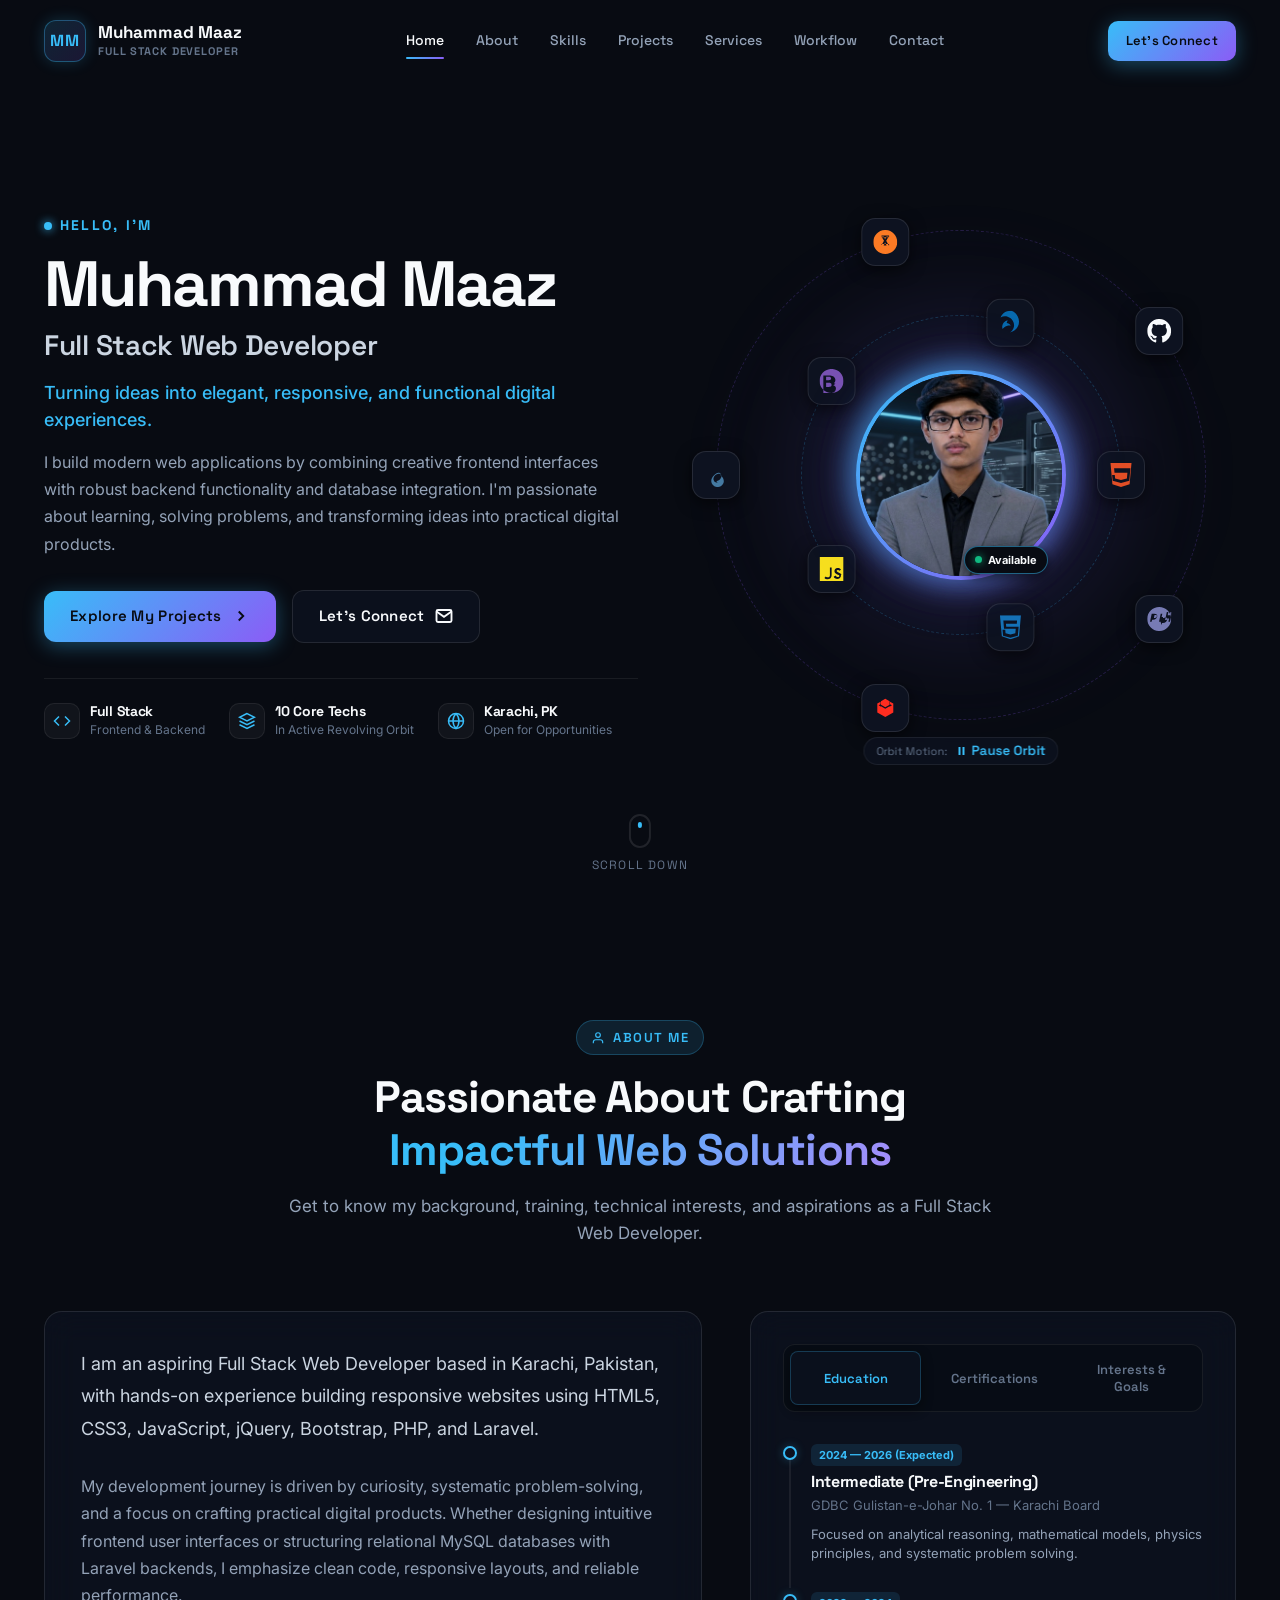
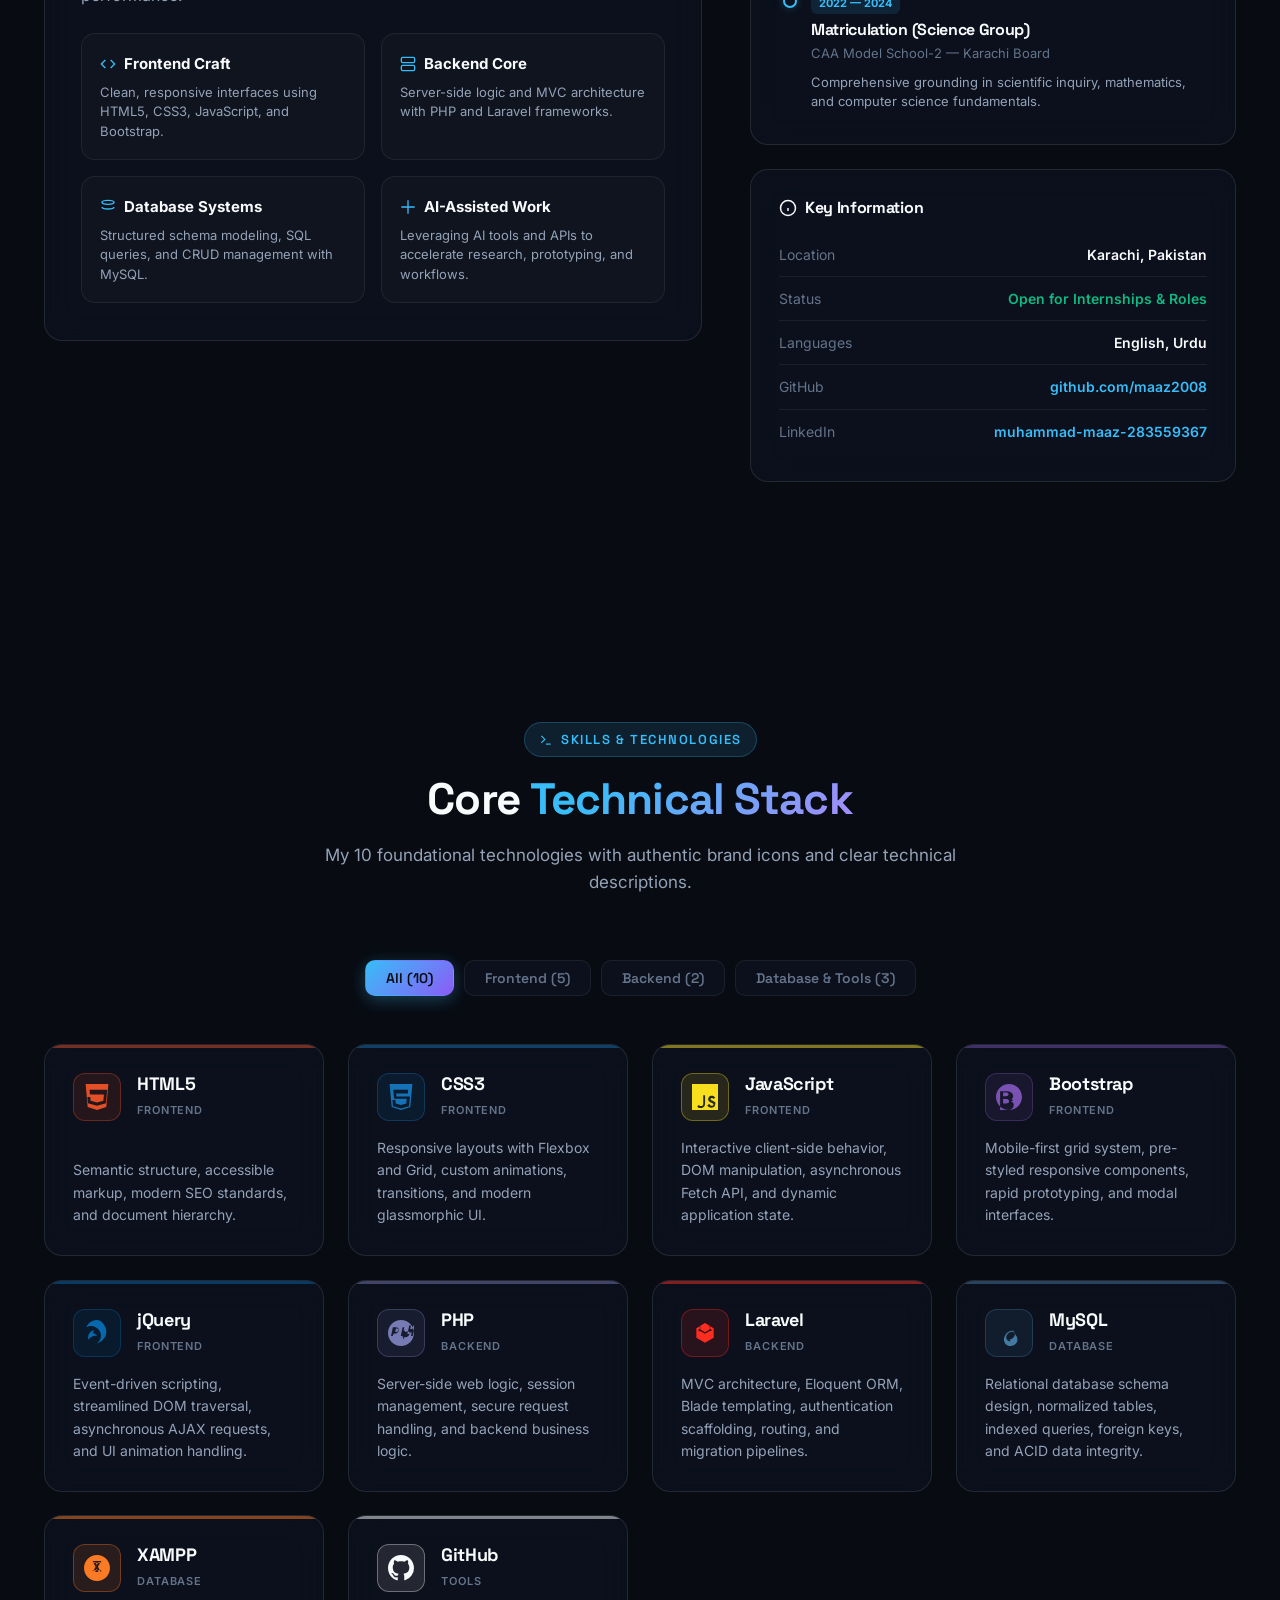
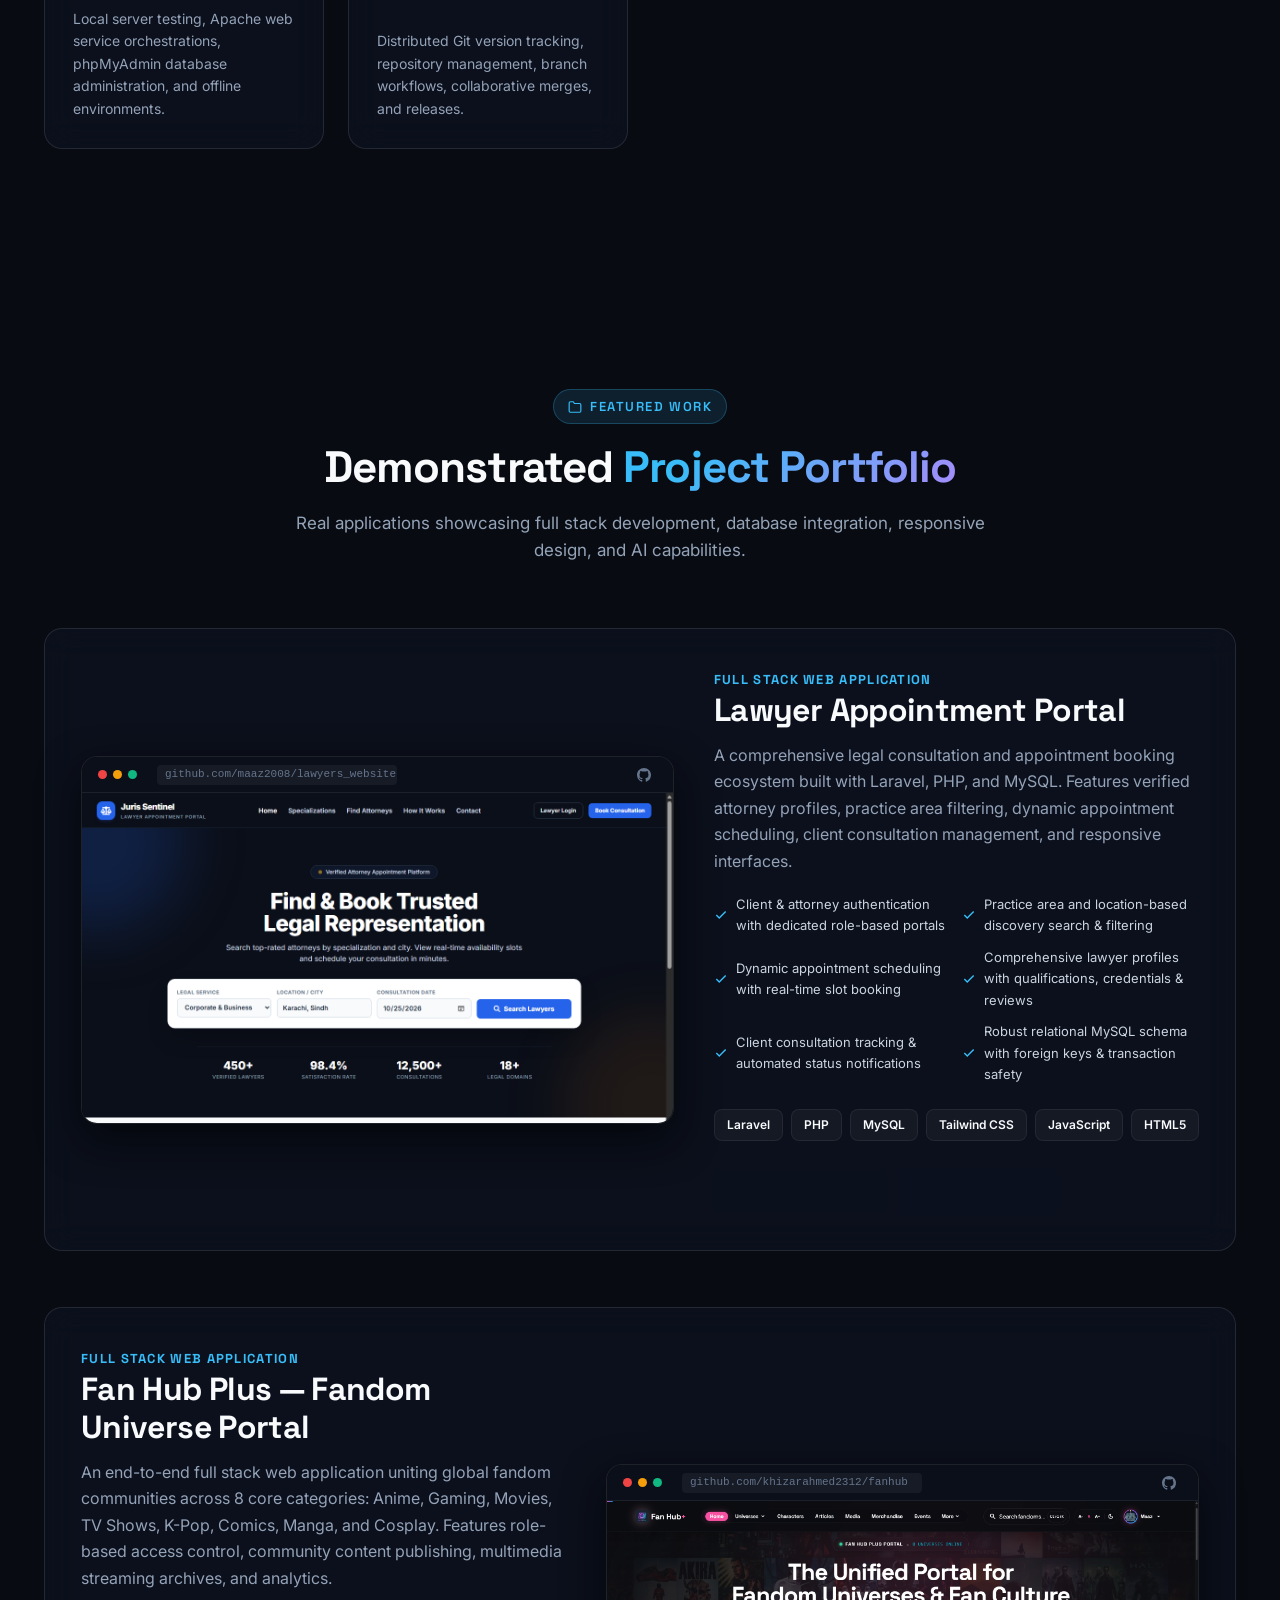
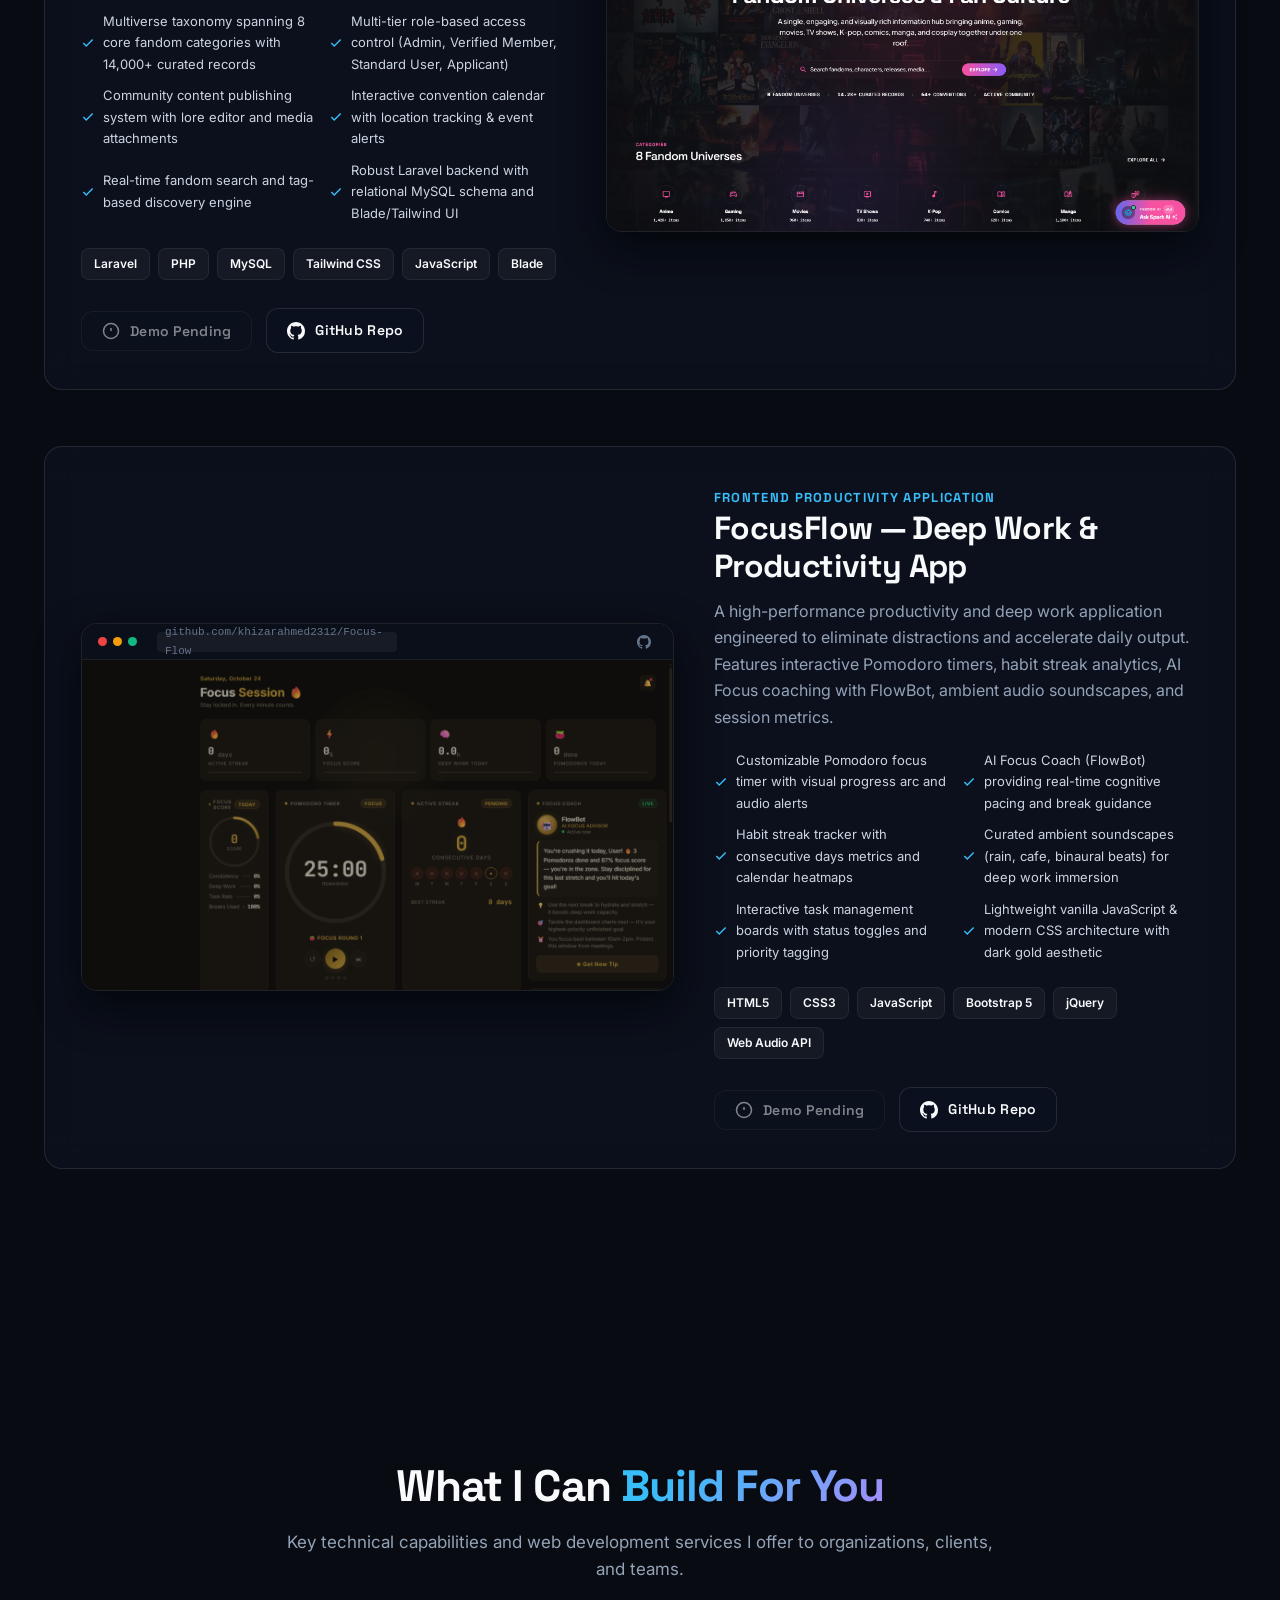
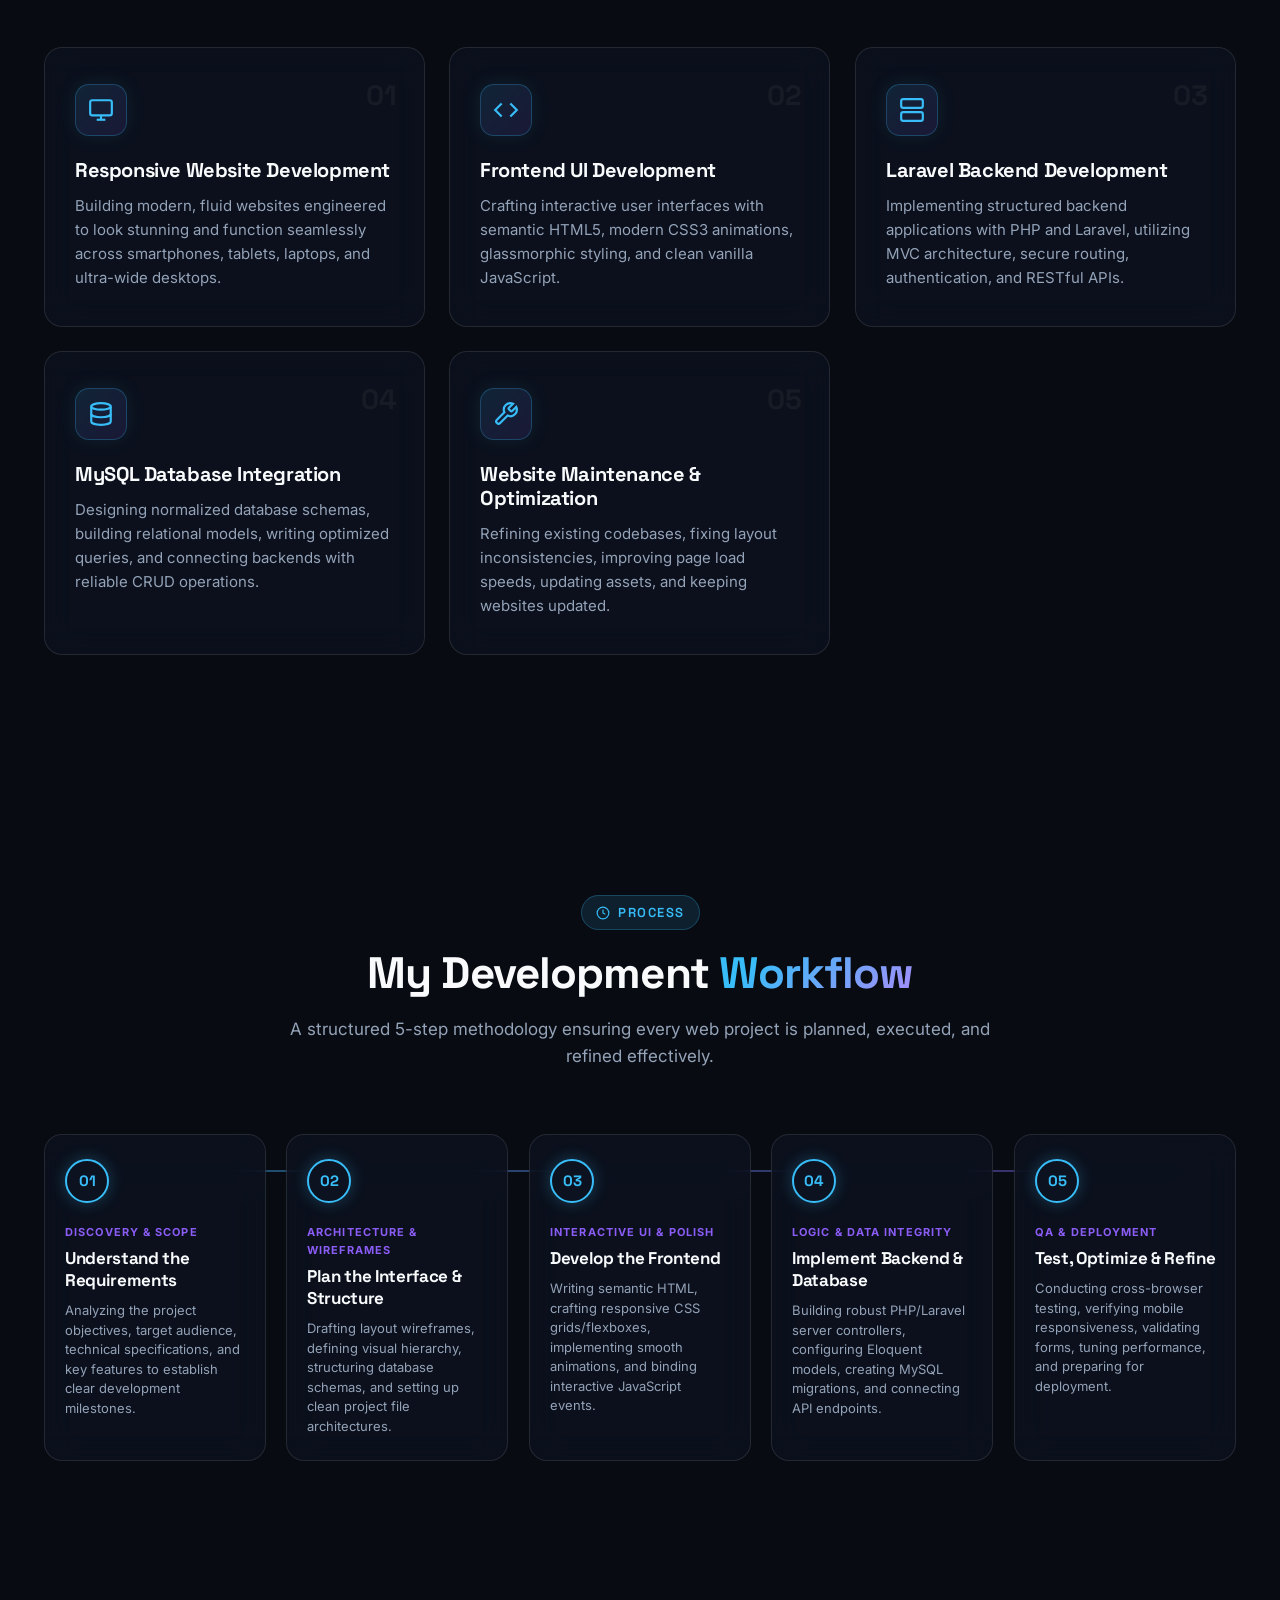
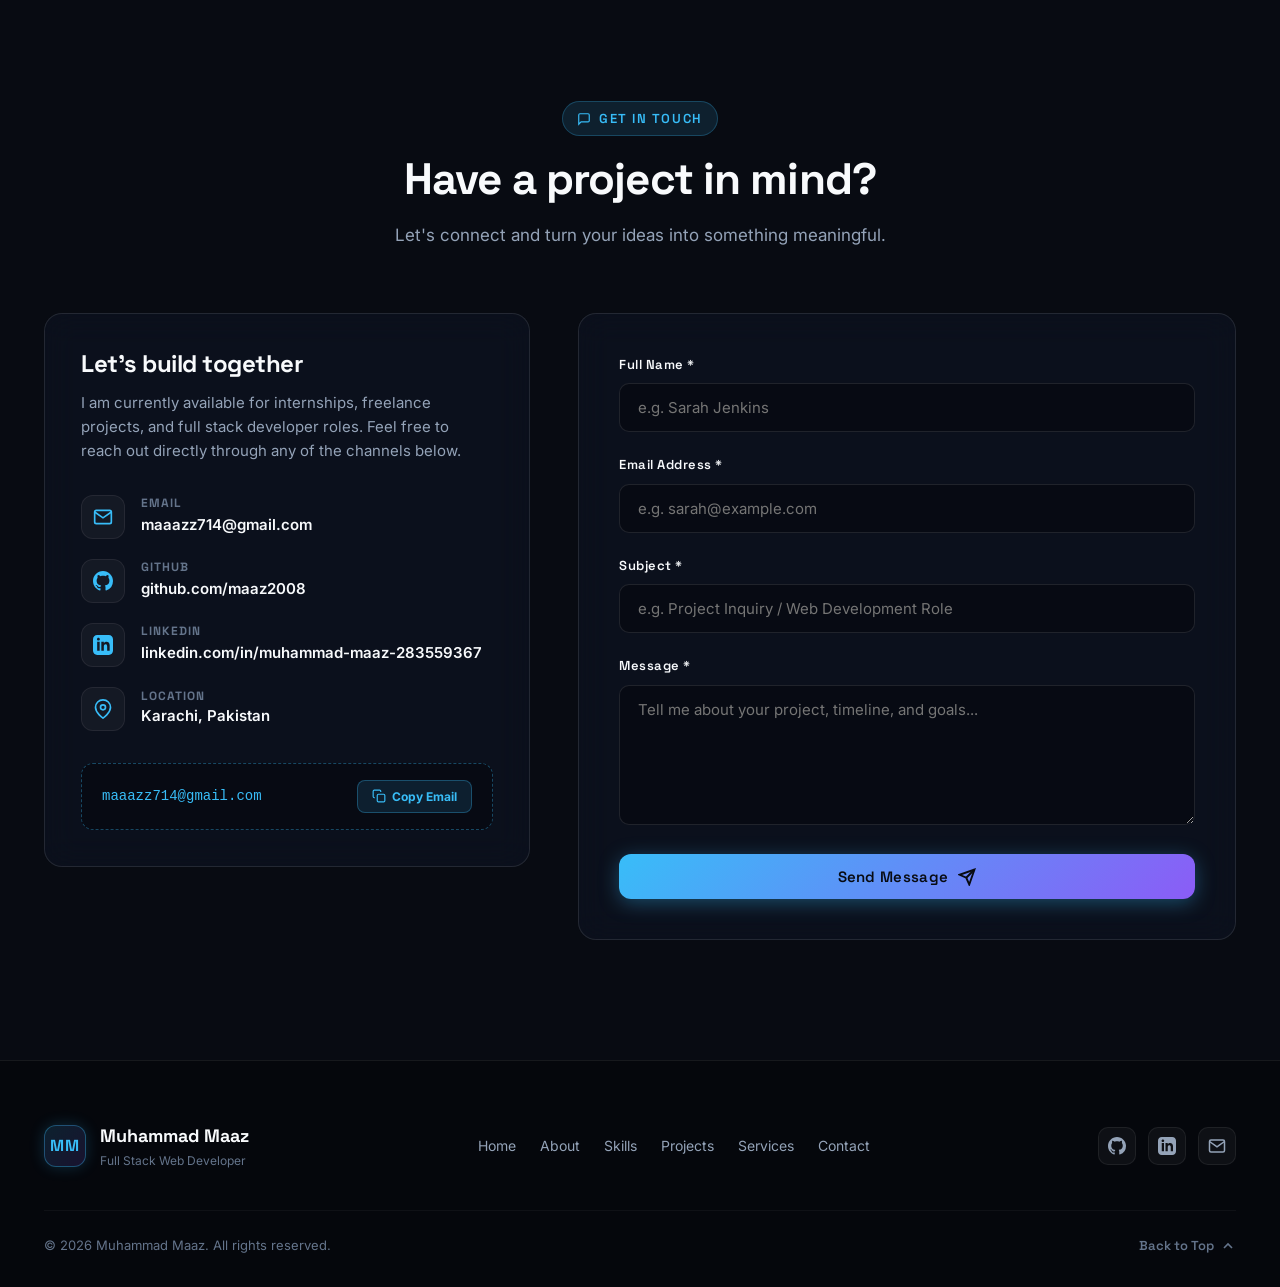
<file: index.html>
<!DOCTYPE html>
<html lang="en">
<head>
    <meta charset="UTF-8">
    <meta name="viewport" content="width=device-width, initial-scale=1.0">
    <title>Muhammad Maaz — Full Stack Web Developer | Portfolio</title>
    
    <!-- SEO Metadata -->
    <meta name="description" content="Personal portfolio of Muhammad Maaz, a Full Stack Web Developer specializing in responsive frontend interfaces, PHP, Laravel, MySQL database architectures, and AI applications.">
    <meta name="keywords" content="Muhammad Maaz, Full Stack Developer, Web Developer Karachi, PHP, Laravel, MySQL, JavaScript, HTML5, CSS3, Portfolio">
    <meta name="author" content="Muhammad Maaz">
    <meta name="theme-color" content="#080B12">

    <!-- Open Graph / Social Sharing -->
    <meta property="og:title" content="Muhammad Maaz — Full Stack Web Developer">
    <meta property="og:description" content="Turning ideas into elegant, responsive, and functional digital experiences. Explore my projects, skills, and revolving technology ecosystem.">
    <meta property="og:type" content="website">
    <meta property="og:image" content="assets/images/profile.jpg">

    <!-- Favicon MM Monogram -->
    <link rel="icon" type="image/svg+xml" href="data:image/svg+xml,<svg xmlns='http://www.w3.org/2000/svg' viewBox='0 0 100 100'><defs><linearGradient id='g' x1='0%' y1='0%' x2='100%' y2='100%'><stop offset='0%' stop-color='%2338BDF8'/><stop offset='100%' stop-color='%238B5CF6'/></linearGradient></defs><rect width='100' height='100' rx='25' fill='%23080B12'/><rect x='4' y='4' width='92' height='92' rx='21' fill='none' stroke='url(%23g)' stroke-width='4'/><text x='50%' y='63%' font-family='Arial, sans-serif' font-weight='900' font-size='46' fill='url(%23g)' text-anchor='middle'>MM</text></svg>">

    <!-- Google Fonts: Space Grotesk & Inter -->
    <link rel="preconnect" href="https://fonts.googleapis.com">
    <link rel="preconnect" href="https://fonts.gstatic.com" crossorigin>
    <link href="https://fonts.googleapis.com/css2?family=Inter:wght@300;400;500;600;700&family=Space+Grotesk:wght@500;600;700;800&display=swap" rel="stylesheet">

    <!-- Portfolio Stylesheet -->
    <link rel="stylesheet" href="css/style.css">
</head>
<body>

    <!-- ======================================================================
         1. Sticky Navigation Bar
         ====================================================================== -->
    <header class="navbar" id="navbar">
        <div class="container nav-container">
            <a href="#home" class="nav-logo" aria-label="Muhammad Maaz — Return to top">
                <div class="monogram-badge">MM</div>
                <div class="nav-logo-text">
                    <span class="nav-logo-name">Muhammad Maaz</span>
                    <span class="nav-logo-role">Full Stack Developer</span>
                </div>
            </a>

            <!-- Desktop Nav Menu -->
            <nav class="nav-menu" id="navMenu" aria-label="Main Navigation">
                <a href="#home" class="nav-link active">Home</a>
                <a href="#about" class="nav-link">About</a>
                <a href="#skills" class="nav-link">Skills</a>
                <a href="#projects" class="nav-link">Projects</a>
                <a href="#services" class="nav-link">Services</a>
                
                <a href="#workflow" class="nav-link">Workflow</a>
                <a href="#contact" class="nav-link">Contact</a>
            </nav>

            <div class="nav-actions">
                <a href="#contact" class="btn btn-primary nav-cta">Let's Connect</a>
                <button class="nav-toggle" id="navToggle" aria-label="Toggle navigation menu" aria-expanded="false">
                    <span></span>
                    <span></span>
                    <span></span>
                </button>
            </div>
        </div>
    </header>

    <!-- ======================================================================
         2. Hero Section — Signature Revolving Orbit Animation
         ====================================================================== -->
    <section class="hero-section" id="home">
        <div class="container">
            <div class="hero-grid">
                
                <!-- Left: Hero Introduction -->
                <div class="hero-content">
                    <div class="hero-greeting reveal-up scroll-parallax-item" data-speed="0.04">
                        <span class="hero-greeting-pulse"></span>
                        HELLO, I'M
                    </div>
                    <h1 class="hero-name reveal-up reveal-delay-1 scroll-parallax-item" data-speed="0.08">Muhammad Maaz</h1>
                    <h2 class="hero-title reveal-up reveal-delay-2 scroll-parallax-item" data-speed="0.06">Full Stack Web Developer</h2>
                    <p class="hero-subtitle reveal-up reveal-delay-3 scroll-parallax-item" data-speed="0.05">Turning ideas into elegant, responsive, and functional digital experiences.</p>
                    <p class="hero-bio reveal-up reveal-delay-4">
                        I build modern web applications by combining creative frontend interfaces with robust backend functionality and database integration. I'm passionate about learning, solving problems, and transforming ideas into practical digital products.
                    </p>

                    <div class="hero-ctas reveal-up reveal-delay-5">
                        <a href="#projects" class="btn btn-primary">
                            Explore My Projects
                            <svg viewBox="0 0 24 24" fill="none" stroke="currentColor" stroke-width="2.5"><polyline points="9 18 15 12 9 6"/></svg>
                        </a>
                        <a href="#contact" class="btn btn-secondary">
                            Let's Connect
                            <svg viewBox="0 0 24 24" fill="none" stroke="currentColor" stroke-width="2.5"><path d="M4 4h16c1.1 0 2 .9 2 2v12c0 1.1-.9 2-2 2H4c-1.1 0-2-.9-2-2V6c0-1.1.9-2 2-2z"/><polyline points="22,6 12,13 2,6"/></svg>
                        </a>
                    </div>

                    <div class="hero-badges reveal-up reveal-delay-6">
                        <div class="hero-badge-item">
                            <div class="hero-badge-icon">
                                <svg viewBox="0 0 24 24" fill="none" stroke="currentColor" stroke-width="2"><polyline points="16 18 22 12 16 6"/><polyline points="8 6 2 12 8 18"/></svg>
                            </div>
                            <div class="hero-badge-info">
                                <h4>Full Stack</h4>
                                <p>Frontend &amp; Backend</p>
                            </div>
                        </div>
                        <div class="hero-badge-item">
                            <div class="hero-badge-icon">
                                <svg viewBox="0 0 24 24" fill="none" stroke="currentColor" stroke-width="2"><path d="M12 2L2 7l10 5 10-5-10-5zM2 17l10 5 10-5M2 12l10 5 10-5"/></svg>
                            </div>
                            <div class="hero-badge-info">
                                <h4>10 Core Techs</h4>
                                <p>In Active Revolving Orbit</p>

                                
                            </div>
                        </div>
                        <div class="hero-badge-item">
                            <div class="hero-badge-icon">
                                <svg viewBox="0 0 24 24" fill="none" stroke="currentColor" stroke-width="2"><circle cx="12" cy="12" r="10"/><path d="M12 2a14.5 14.5 0 0 0 0 20 14.5 14.5 0 0 0 0-20"/><path d="M2 12h20"/></svg>
                            </div>
                            <div class="hero-badge-info">
                                <h4>Karachi, PK</h4>
                                <p>Open for Opportunities</p>
                            </div>
                        </div>
                    </div>
                </div>

                <!-- Right: The Signature Orbit Stage -->
                <div class="hero-orbit-column">
                    <div class="hero-orbit-stage" id="heroOrbitStage" aria-label="Interactive animated orbit of 10 technology icons revolving around Muhammad Maaz's profile photograph">
                        
                        <!-- Ambient backlight glow -->
                        <div class="orbit-ambient-glow"></div>

                        <!-- Inner Orbit Track Ring (Frontend: HTML5, CSS3, JS, Bootstrap, jQuery) -->
                        <div class="orbit-track orbit-track-inner"></div>
                        <div class="orbit-ring-rotator orbit-ring-inner" id="orbitInnerRotator">
                            <!-- Injected dynamically via js/main.js with counter-rotation -->
                        </div>

                        <!-- Outer Orbit Track Ring (Backend & Tooling: PHP, Laravel, MySQL, XAMPP, GitHub) -->
                        <div class="orbit-track orbit-track-outer"></div>
                        <div class="orbit-ring-rotator orbit-ring-outer" id="orbitOuterRotator">
                            <!-- Injected dynamically via js/main.js with counter-rotation -->
                        </div>

                        <!-- Central Portrait Unit -->
                        <div class="orbit-center-portrait">
                            <div class="portrait-glow-ring"></div>
                            <div class="portrait-frame">
                                <div class="portrait-inner">
                                    <!-- Replaceable at assets/images/profile.jpg -->
                                    <img src="assets/images/profile.jpg" alt="Muhammad Maaz — Full Stack Web Developer" class="portrait-img" loading="eager">
                                </div>
                            </div>
                            <div class="portrait-status-badge">
                                <span class="portrait-status-dot"></span>
                                Available
                            </div>
                        </div>

                        <!-- Orbit Motion Control -->
                        <div class="orbit-control-bar">
                            <span>Orbit Motion:</span>
                            <button class="orbit-toggle-btn" id="toggleOrbitBtn" aria-label="Pause or resume orbit animation" aria-pressed="false">
                                <svg viewBox="0 0 24 24" fill="currentColor"><rect x="6" y="4" width="4" height="16"/><rect x="14" y="4" width="4" height="16"/></svg>
                                Pause Orbit
                            </button>
                        </div>
                    </div>
                </div>

            </div>
        </div>

        <!-- Subtle Scroll Down Indicator -->
        <a href="#about" class="hero-scroll-indicator" aria-label="Scroll down to About section">
            <div class="scroll-mouse">
                <span class="scroll-wheel"></span>
            </div>
            <span>Scroll Down</span>
        </a>
    </section>

    <!-- ======================================================================
         3. About Me Section
         ====================================================================== -->
    <section class="about-section" id="about">
        <div class="container">
            <div class="section-header">
                <span class="section-tag reveal-up">
                    <svg viewBox="0 0 24 24" fill="none" stroke="currentColor" stroke-width="2"><path d="M20 21v-2a4 4 0 0 0-4-4H8a4 4 0 0 0-4 4v2"/><circle cx="12" cy="7" r="4"/></svg>
                    About Me
                </span>
                <h2 class="section-title reveal-up reveal-delay-1 parallax-heading">Passionate About Crafting <span class="gradient-text">Impactful Web Solutions</span></h2>
                <p class="section-desc reveal-up reveal-delay-2">Get to know my background, training, technical interests, and aspirations as a Full Stack Web Developer.</p>
            </div>

            <div class="about-grid">
                
                <!-- Left Column: Professional Narrative & Highlights -->
                <div class="about-left">
                    <div class="about-intro-card glass-panel reveal-up">
                        <p class="about-lead">
                            I am an aspiring Full Stack Web Developer based in Karachi, Pakistan, with hands-on experience building responsive websites using HTML5, CSS3, JavaScript, jQuery, Bootstrap, PHP, and Laravel.
                        </p>
                        <p style="margin-bottom: 24px; color: var(--text-secondary); line-height: 1.7;">
                            My development journey is driven by curiosity, systematic problem-solving, and a focus on crafting practical digital products. Whether designing intuitive frontend user interfaces or structuring relational MySQL databases with Laravel backends, I emphasize clean code, responsive layouts, and reliable performance.
                        </p>
                        
                        <div class="about-highlights-grid">
                            <div class="about-highlight-box reveal-up reveal-delay-1">
                                <div class="highlight-title">
                                    <svg viewBox="0 0 24 24" fill="none" stroke="currentColor" stroke-width="2"><polyline points="16 18 22 12 16 6"/><polyline points="8 6 2 12 8 18"/></svg>
                                    Frontend Craft
                                </div>
                                <p class="highlight-text">Clean, responsive interfaces using HTML5, CSS3, JavaScript, and Bootstrap.</p>
                            </div>
                            <div class="about-highlight-box reveal-up reveal-delay-2">
                                <div class="highlight-title">
                                    <svg viewBox="0 0 24 24" fill="none" stroke="currentColor" stroke-width="2"><rect x="2" y="2" width="20" height="8" rx="2"/><rect x="2" y="14" width="20" height="8" rx="2"/></svg>
                                    Backend Core
                                </div>
                                <p class="highlight-text">Server-side logic and MVC architecture with PHP and Laravel frameworks.</p>
                            </div>
                            <div class="about-highlight-box reveal-up reveal-delay-3">
                                <div class="highlight-title">
                                    <svg viewBox="0 0 24 24" fill="none" stroke="currentColor" stroke-width="2"><ellipse cx="12" cy="5" rx="9" ry="3"/><path d="M21 12c0 1.66-4 3-9 3s-9-1.34-9-3"/></svg>
                                    Database Systems
                                </div>
                                <p class="highlight-text">Structured schema modeling, SQL queries, and CRUD management with MySQL.</p>
                            </div>
                            <div class="about-highlight-box reveal-up reveal-delay-4">
                                <div class="highlight-title">
                                    <svg viewBox="0 0 24 24" fill="none" stroke="currentColor" stroke-width="2"><path d="M12 2v20M2 12h20"/></svg>
                                    AI-Assisted Work
                                </div>
                                <p class="highlight-text">Leveraging AI tools and APIs to accelerate research, prototyping, and workflows.</p>
                            </div>
                        </div>
                    </div>
                </div>

                <!-- Right Column: Tabs (Education, Certifications, Interests, Goals) -->
                <div class="about-right">
                    <div class="about-tabs-container glass-panel reveal-up reveal-delay-2">
                        <div class="about-tab-buttons" role="tablist">
                            <button class="about-tab-btn active" data-tab="tab-education" role="tab" aria-selected="true">Education</button>
                            <button class="about-tab-btn" data-tab="tab-certifications" role="tab" aria-selected="false">Certifications</button>
                            <button class="about-tab-btn" data-tab="tab-interests" role="tab" aria-selected="false">Interests &amp; Goals</button>
                        </div>

                        <!-- Tab 1: Education -->
                        <div class="about-tab-pane active" id="tab-education" role="tabpanel">
                            <div class="timeline-item">
                                <span class="timeline-dot"></span>
                                <span class="timeline-badge">2024 — 2026 (Expected)</span>
                                <h3 class="timeline-title">Intermediate (Pre-Engineering)</h3>
                                <p class="timeline-meta">GDBC Gulistan-e-Johar No. 1 — Karachi Board</p>
                                <p class="timeline-desc">Focused on analytical reasoning, mathematical models, physics principles, and systematic problem solving.</p>
                            </div>
                            <div class="timeline-item">
                                <span class="timeline-dot"></span>
                                <span class="timeline-badge">2022 — 2024</span>
                                <h3 class="timeline-title">Matriculation (Science Group)</h3>
                                <p class="timeline-meta">CAA Model School-2 — Karachi Board</p>
                                <p class="timeline-desc">Comprehensive grounding in scientific inquiry, mathematics, and computer science fundamentals.</p>
                            </div>
                        </div>

                        <!-- Tab 2: Certifications -->
                        <div class="about-tab-pane" id="tab-certifications" role="tabpanel">
                            <div class="timeline-item">
                                <span class="timeline-dot"></span>
                                <span class="timeline-badge" style="background: rgba(139, 92, 246, 0.15); color: var(--purple);">Currently Enrolled</span>
                                <h3 class="timeline-title">ACCP AI (Aptech Certified Computer Professional in AI)</h3>
                                <p class="timeline-meta">Aptech Computer Education</p>
                                <p class="timeline-desc">Intensive professional training in software engineering, full stack development, and AI application workflows.</p>
                            </div>
                            <div class="timeline-item">
                                <span class="timeline-dot"></span>
                                <span class="timeline-badge">Completed</span>
                                <h3 class="timeline-title">Certification in Graphic Designing</h3>
                                <p class="timeline-meta">Kent Institute of Information Technology</p>
                                <p class="timeline-desc">Training in UI layout principles, color theory, typography, and visual brand identity design.</p>
                            </div>
                        </div>

                        <!-- Tab 3: Interests & Goals -->
                        <div class="about-tab-pane" id="tab-interests" role="tabpanel">
                            <h4 style="font-size: 0.9375rem; margin-bottom: 12px; color: var(--electric-blue);">Development Interests</h4>
                            <ul style="margin-bottom: 20px; font-size: 0.8125rem; color: var(--text-secondary); line-height: 1.8;">
                                <li>• Building fully responsive websites and fluid mobile-first layouts</li>
                                <li>• Developing robust Laravel web applications with clean MVC architecture</li>
                                <li>• Designing optimized MySQL relational database schemas &amp; CRUD operations</li>
                                <li>• Creating interactive, accessible UI components with vanilla JavaScript</li>
                            </ul>
                            <h4 style="font-size: 0.9375rem; margin-bottom: 8px; color: var(--purple);">Career Goals</h4>
                            <p style="font-size: 0.8125rem; color: var(--text-secondary); line-height: 1.6;">
                                To secure an internship or entry-level web developer role where I can actively contribute to real-world projects, master enterprise web architectures, and grow into a versatile full stack software engineer.
                            </p>
                        </div>
                    </div>

                    <!-- Quick Facts Card -->
                    <div class="quick-facts-card glass-panel reveal-up reveal-delay-3">
                        <h4 class="quick-facts-title">
                            <svg width="18" height="18" viewBox="0 0 24 24" fill="none" stroke="currentColor" stroke-width="2"><circle cx="12" cy="12" r="10"/><line x1="12" y1="16" x2="12" y2="12"/><line x1="12" y1="8" x2="12.01" y2="8"/></svg>
                            Key Information
                        </h4>
                        <div class="fact-row">
                            <span class="fact-label">Location</span>
                            <span class="fact-value">Karachi, Pakistan</span>
                        </div>
                        <div class="fact-row">
                            <span class="fact-label">Status</span>
                            <span class="fact-value" style="color: #10B981;">Open for Internships &amp; Roles</span>
                        </div>
                        <div class="fact-row">
                            <span class="fact-label">Languages</span>
                            <span class="fact-value">English, Urdu</span>
                        </div>
                        <div class="fact-row">
                            <span class="fact-label">GitHub</span>
                            <a href="https://github.com/maaz2008" target="_blank" rel="noopener noreferrer" class="fact-value" style="color: var(--electric-blue);">github.com/maaz2008</a>
                        </div>
                        <div class="fact-row">
                            <span class="fact-label">LinkedIn</span>
                            <a href="https://www.linkedin.com/in/muhammad-maaz-283559367" target="_blank" rel="noopener noreferrer" class="fact-value" style="color: var(--electric-blue);">muhammad-maaz-283559367</a>
                        </div>
                    </div>
                </div>

            </div>
        </div>
    </section>

    <!-- ======================================================================
         4. Skills & Technologies Section
         ====================================================================== -->
    <section class="skills-section" id="skills">
        <div class="container">
            <div class="section-header">
                <span class="section-tag reveal-up">
                    <svg viewBox="0 0 24 24" fill="none" stroke="currentColor" stroke-width="2"><polyline points="4 17 10 11 4 5"/><line x1="12" y1="19" x2="20" y2="19"/></svg>
                    Skills &amp; Technologies
                </span>
                <h2 class="section-title reveal-up reveal-delay-1 parallax-heading">Core <span class="gradient-text">Technical Stack</span></h2>
                <p class="section-desc reveal-up reveal-delay-2">My 10 foundational technologies with authentic brand icons and clear technical descriptions.</p>
            </div>

            <!-- Filter Categories -->
            <div class="skills-filter reveal-up reveal-delay-3">
                <button class="filter-btn active" data-filter="all">All (10)</button>
                <button class="filter-btn" data-filter="frontend">Frontend (5)</button>
                <button class="filter-btn" data-filter="backend">Backend (2)</button>
                <button class="filter-btn" data-filter="tools">Database &amp; Tools (3)</button>
            </div>

            <!-- Skills Grid (Injected via js/main.js) -->
            <div class="skills-grid" id="skillsGrid"></div>
        </div>
    </section>

    <!-- ======================================================================
         5. Featured Projects Section
         ====================================================================== -->
    <section class="projects-section" id="projects">
        <div class="container">
            <div class="section-header">
                <span class="section-tag reveal-up">
                    <svg viewBox="0 0 24 24" fill="none" stroke="currentColor" stroke-width="2"><path d="M22 19a2 2 0 0 1-2 2H4a2 2 0 0 1-2-2V5a2 2 0 0 1 2-2h5l2 3h9a2 2 0 0 1 2 2z"/></svg>
                    Featured Work
                </span>
                <h2 class="section-title reveal-up reveal-delay-1 parallax-heading">Demonstrated <span class="gradient-text">Project Portfolio</span></h2>
                <p class="section-desc reveal-up reveal-delay-2">Real applications showcasing full stack development, database integration, responsive design, and AI capabilities.</p>
            </div>

            <!-- Projects Showcase (Injected via js/main.js) -->
            <div class="projects-container" id="projectsContainer"></div>
        </div>
    </section>

    <!-- ======================================================================
         6. Services Section
         ====================================================================== -->
    <section class="services-section" id="services">
        <div class="container">
            <div class="section-header">
                <span class="section-tag reveal-up">
                    <svg viewBox="0 0 24 24" fill="none" stroke="currentColor" stroke-width="2"><polygon points="12 2 2 7 12 12 22 7 12 2"/><polyline points="2 17 12 22 22 17"/><polyline points="2 12 12 17 22 12"/></svg>
                    Services
                </span>
                <h2 class="section-title reveal-up reveal-delay-1 parallax-heading">What I Can <span class="gradient-text">Build For You</span></h2>
                <p class="section-desc reveal-up reveal-delay-2">Key technical capabilities and web development services I offer to organizations, clients, and teams.</p>
            </div>

            <div class="services-grid" id="servicesGrid"></div>
        </div>
    </section>

    <!-- ======================================================================
         7. Development Workflow Section
         ====================================================================== -->
    <section class="workflow-section" id="workflow">
        <div class="container">
            <div class="section-header">
                <span class="section-tag reveal-up">
                    <svg viewBox="0 0 24 24" fill="none" stroke="currentColor" stroke-width="2"><circle cx="12" cy="12" r="10"/><polyline points="12 6 12 12 16 14"/></svg>
                    Process
                </span>
                <h2 class="section-title reveal-up reveal-delay-1 parallax-heading">My Development <span class="gradient-text">Workflow</span></h2>
                <p class="section-desc reveal-up reveal-delay-2">A structured 5-step methodology ensuring every web project is planned, executed, and refined effectively.</p>
            </div>

            <div class="workflow-timeline" id="workflowTimeline"></div>
        </div>
    </section>

    <!-- ======================================================================
         8. Contact Section
         ====================================================================== -->
    <section class="contact-section" id="contact">
        <div class="container">
            <div class="section-header">
                <span class="section-tag reveal-up">
                    <svg viewBox="0 0 24 24" fill="none" stroke="currentColor" stroke-width="2"><path d="M21 15a2 2 0 0 1-2 2H7l-4 4V5a2 2 0 0 1 2-2h14a2 2 0 0 1 2 2z"/></svg>
                    Get in Touch
                </span>
                <h2 class="section-title reveal-up reveal-delay-1 parallax-heading">Have a project in mind?</h2>
                <p class="section-desc reveal-up reveal-delay-2">Let's connect and turn your ideas into something meaningful.</p>
            </div>

            <div class="contact-grid">
                
                <!-- Left: Channels & Copy Email -->
                <div class="contact-info-panel glass-panel reveal-up">
                    <h3 class="contact-info-title">Let's build together</h3>
                    <p class="contact-info-desc">
                        I am currently available for internships, freelance projects, and full stack developer roles. Feel free to reach out directly through any of the channels below.
                    </p>

                    <div class="contact-channels">
                        <div class="contact-channel-item">
                            <div class="channel-icon">
                                <svg viewBox="0 0 24 24" fill="none" stroke="currentColor" stroke-width="2"><path d="M4 4h16c1.1 0 2 .9 2 2v12c0 1.1-.9 2-2 2H4c-1.1 0-2-.9-2-2V6c0-1.1.9-2 2-2z"/><polyline points="22,6 12,13 2,6"/></svg>
                            </div>
                            <div class="channel-meta">
                                <h4>Email</h4>
                                <a href="mailto:maaazz714@gmail.com">maaazz714@gmail.com</a>
                            </div>
                        </div>

                        <div class="contact-channel-item">
                            <div class="channel-icon">
                                <svg viewBox="0 0 24 24" fill="currentColor"><path d="M12 0C5.37 0 0 5.37 0 12c0 5.31 3.435 9.795 8.205 11.385.6.105.825-.255.825-.57 0-.285-.015-1.23-.015-2.235-3.015.555-3.795-.735-4.035-1.41-.135-.345-.72-1.41-1.23-1.695-.42-.225-1.02-.78-.015-.795.945-.015 1.62.87 1.845 1.23 1.08 1.815 2.805 1.305 3.495.99.105-.78.42-1.305.765-1.605-2.67-.3-5.46-1.335-5.46-5.925 0-1.305.465-2.385 1.23-3.225-.12-.3-.54-1.53.12-3.18 0 0 1.005-.315 3.3 1.23.96-.27 1.98-.405 3-.405s2.04.135 3 .405c2.295-1.56 3.3-1.23 3.3-1.23.66 1.65.24 2.88.12 3.18.765.84 1.23 1.905 1.23 3.225 0 4.605-2.805 5.625-5.475 5.925.435.375.81 1.095.81 2.22 0 1.605-.015 2.895-.015 3.3 0 .315.225.69.825.57A12.02 12.02 0 0024 12c0-6.63-5.37-12-12-12z"/></svg>
                            </div>
                            <div class="channel-meta">
                                <h4>GitHub</h4>
                                <a href="https://github.com/maaz2008" target="_blank" rel="noopener noreferrer">github.com/maaz2008</a>
                            </div>
                        </div>

                        <div class="contact-channel-item">
                            <div class="channel-icon">
                                <svg viewBox="0 0 24 24" fill="currentColor"><path d="M19 0h-14c-2.761 0-5 2.239-5 5v14c0 2.761 2.239 5 5 5h14c2.762 0 5-2.239 5-5v-14c0-2.761-2.238-5-5-5zm-11 19h-3v-11h3v11zm-1.5-12.268c-.966 0-1.75-.79-1.75-1.764s.784-1.764 1.75-1.764 1.75.79 1.75 1.764-.783 1.764-1.75 1.764zm13.5 12.268h-3v-5.604c0-3.368-4-3.113-4 0v5.604h-3v-11h3v1.765c1.396-2.586 7-2.777 7 2.476v6.759z"/></svg>
                            </div>
                            <div class="channel-meta">
                                <h4>LinkedIn</h4>
                                <a href="https://www.linkedin.com/in/muhammad-maaz-283559367" target="_blank" rel="noopener noreferrer">linkedin.com/in/muhammad-maaz-283559367</a>
                            </div>
                        </div>

                        <div class="contact-channel-item">
                            <div class="channel-icon">
                                <svg viewBox="0 0 24 24" fill="none" stroke="currentColor" stroke-width="2"><path d="M21 10c0 7-9 13-9 13s-9-6-9-13a9 9 0 0 1 18 0z"/><circle cx="12" cy="10" r="3"/></svg>
                            </div>
                            <div class="channel-meta">
                                <h4>Location</h4>
                                <p>Karachi, Pakistan</p>
                            </div>
                        </div>
                    </div>

                    <!-- Copy Email Feature -->
                    <div class="copy-email-box">
                        <span class="copy-email-text" id="emailAddressDisplay">maaazz714@gmail.com</span>
                        <button class="copy-btn" id="copyEmailBtn" aria-label="Copy Muhammad Maaz's email address to clipboard">
                            <svg viewBox="0 0 24 24" fill="none" stroke="currentColor" stroke-width="2"><rect x="9" y="9" width="13" height="13" rx="2" ry="2"/><path d="M5 15H4a2 2 0 0 1-2-2V4a2 2 0 0 1 2-2h9a2 2 0 0 1 2 2v1"/></svg>
                            Copy Email
                        </button>
                    </div>
                </div>

                <!-- Right: Contact Form -->
                <div class="contact-form-panel glass-panel reveal-up reveal-delay-2">
                    <form id="contactForm" novalidate>
                        <div class="form-group">
                            <label for="formName">Full Name *</label>
                            <input type="text" id="formName" name="name" class="form-control" placeholder="e.g. Sarah Jenkins" required>
                        </div>

                        <div class="form-group">
                            <label for="formEmail">Email Address *</label>
                            <input type="email" id="formEmail" name="email" class="form-control" placeholder="e.g. sarah@example.com" required>
                        </div>

                        <div class="form-group">
                            <label for="formSubject">Subject *</label>
                            <input type="text" id="formSubject" name="subject" class="form-control" placeholder="e.g. Project Inquiry / Web Development Role" required>
                        </div>

                        <div class="form-group">
                            <label for="formMessage">Message *</label>
                            <textarea id="formMessage" name="message" class="form-control" placeholder="Tell me about your project, timeline, and goals..." required></textarea>
                        </div>

                        <button type="submit" class="btn btn-primary" style="width: 100%;">
                            Send Message
                            <svg viewBox="0 0 24 24" fill="none" stroke="currentColor" stroke-width="2.5"><line x1="22" y1="2" x2="11" y2="13"/><polygon points="22 2 15 22 11 13 2 9 22 2"/></svg>
                        </button>

                        <!-- Honest status notification container -->
                        <div class="form-status-alert" id="formStatusAlert" role="alert"></div>
                    </form>
                </div>

            </div>
        </div>
    </section>

    <!-- ======================================================================
         9. Footer
         ====================================================================== -->
    <footer class="footer">
        <div class="container">
            <div class="footer-top">
                <div class="footer-brand">
                    <div class="monogram-badge">MM</div>
                    <div>
                        <div style="font-family: var(--font-heading); font-weight: 700; font-size: 1.125rem;">Muhammad Maaz</div>
                        <div style="font-size: 0.75rem; color: var(--text-muted);">Full Stack Web Developer</div>
                    </div>
                </div>

                <div class="footer-nav">
                    <a href="#home">Home</a>
                    <a href="#about">About</a>
                    <a href="#skills">Skills</a>
                    <a href="#projects">Projects</a>
                    <a href="#services">Services</a>
                    <a href="#contact">Contact</a>
                </div>

                <div class="footer-socials">
                    <a href="https://github.com/maaz2008" target="_blank" rel="noopener noreferrer" class="social-icon-link" aria-label="GitHub Profile">
                        <svg viewBox="0 0 24 24" fill="currentColor"><path d="M12 0C5.37 0 0 5.37 0 12c0 5.31 3.435 9.795 8.205 11.385.6.105.825-.255.825-.57 0-.285-.015-1.23-.015-2.235-3.015.555-3.795-.735-4.035-1.41-.135-.345-.72-1.41-1.23-1.695-.42-.225-1.02-.78-.015-.795.945-.015 1.62.87 1.845 1.23 1.08 1.815 2.805 1.305 3.495.99.105-.78.42-1.305.765-1.605-2.67-.3-5.46-1.335-5.46-5.925 0-1.305.465-2.385 1.23-3.225-.12-.3-.54-1.53.12-3.18 0 0 1.005-.315 3.3 1.23.96-.27 1.98-.405 3-.405s2.04.135 3 .405c2.295-1.56 3.3-1.23 3.3-1.23.66 1.65.24 2.88.12 3.18.765.84 1.23 1.905 1.23 3.225 0 4.605-2.805 5.625-5.475 5.925.435.375.81 1.095.81 2.22 0 1.605-.015 2.895-.015 3.3 0 .315.225.69.825.57A12.02 12.02 0 0024 12c0-6.63-5.37-12-12-12z"/></svg>
                    </a>
                    <a href="https://www.linkedin.com/in/muhammad-maaz-283559367" target="_blank" rel="noopener noreferrer" class="social-icon-link" aria-label="LinkedIn Profile">
                        <svg viewBox="0 0 24 24" fill="currentColor"><path d="M19 0h-14c-2.761 0-5 2.239-5 5v14c0 2.761 2.239 5 5 5h14c2.762 0 5-2.239 5-5v-14c0-2.761-2.238-5-5-5zm-11 19h-3v-11h3v11zm-1.5-12.268c-.966 0-1.75-.79-1.75-1.764s.784-1.764 1.75-1.764 1.75.79 1.75 1.764-.783 1.764-1.75 1.764zm13.5 12.268h-3v-5.604c0-3.368-4-3.113-4 0v5.604h-3v-11h3v1.765c1.396-2.586 7-2.777 7 2.476v6.759z"/></svg>
                    </a>
                    <a href="mailto:maaazz714@gmail.com" class="social-icon-link" aria-label="Send direct email">
                        <svg viewBox="0 0 24 24" fill="none" stroke="currentColor" stroke-width="2"><path d="M4 4h16c1.1 0 2 .9 2 2v12c0 1.1-.9 2-2 2H4c-1.1 0-2-.9-2-2V6c0-1.1.9-2 2-2z"/><polyline points="22,6 12,13 2,6"/></svg>
                    </a>
                </div>
            </div>

            <div class="footer-bottom">
                <div>
                    &copy; <span id="currentYear">2026</span> Muhammad Maaz. All rights reserved.
                </div>
                <a href="#home" class="back-to-top-btn" id="backToTopBtn">
                    Back to Top
                    <svg viewBox="0 0 24 24" fill="none" stroke="currentColor" stroke-width="2.5"><polyline points="18 15 12 9 6 15"/></svg>
                </a>
            </div>
        </div>
    </footer>

    <!-- Scripts: Data store and interactive functionality -->
    <script src="js/data.js"></script>
    <script src="js/main.js"></script>
</body>
</html>
</file>
<file: css/style.css>
/* ==========================================================================
   MUHAMMAD MAAZ — PREMIUM DEVELOPER PORTFOLIO
   Design System & Stylesheet
   Theme: Futuristic Dark Developer Aesthetic
   ========================================================================== */

/* --------------------------------------------------------------------------
   1. CSS Variables & Design Tokens
   -------------------------------------------------------------------------- */
:root {
    /* Color Palette */
    --bg-primary: #080B12;
    --bg-secondary: #0D1220;
    --bg-card: rgba(13, 18, 32, 0.72);
    --bg-card-hover: rgba(18, 25, 44, 0.88);
    --bg-glass: rgba(255, 255, 255, 0.03);
    --bg-glass-strong: rgba(255, 255, 255, 0.06);

    /* Accents */
    --electric-blue: #38BDF8;
    --electric-blue-glow: rgba(56, 189, 248, 0.28);
    --electric-blue-subtle: rgba(56, 189, 248, 0.12);
    --purple: #8B5CF6;
    --purple-glow: rgba(139, 92, 246, 0.28);
    --purple-subtle: rgba(139, 92, 246, 0.12);
    --gradient-accent: linear-gradient(135deg, #38BDF8 0%, #8B5CF6 100%);
    --gradient-accent-text: linear-gradient(135deg, #38BDF8 20%, #A78BFA 100%);

    /* Typography Colors */
    --text-primary: #F8FAFC;
    --text-secondary: #94A3B8;
    --text-muted: #64748B;
    --text-dim: #475569;

    /* Borders */
    --border-subtle: rgba(255, 255, 255, 0.07);
    --border-card: rgba(255, 255, 255, 0.10);
    --border-hover: rgba(56, 189, 248, 0.35);

    /* Fonts */
    --font-heading: 'Space Grotesk', -apple-system, BlinkMacSystemFont, 'Segoe UI', Roboto, sans-serif;
    --font-body: 'Inter', -apple-system, BlinkMacSystemFont, 'Segoe UI', Roboto, sans-serif;

    /* Shadows & Glows */
    --shadow-card: 0 12px 32px -8px rgba(0, 0, 0, 0.5), 0 4px 12px -2px rgba(0, 0, 0, 0.3);
    --shadow-glow: 0 0 30px var(--electric-blue-glow);
    --shadow-glow-purple: 0 0 30px var(--purple-glow);

    /* Transitions */
    --transition-fast: 0.2s cubic-bezier(0.4, 0, 0.2, 1);
    --transition-base: 0.3s cubic-bezier(0.4, 0, 0.2, 1);
    --transition-smooth: 0.5s cubic-bezier(0.16, 1, 0.3, 1);

    /* Orbit System Geometries */
    --orbit-inner-radius: 160px;
    --orbit-outer-radius: 245px;
    --orbit-stage-size: 550px;
    --orbit-avatar-size: 210px;
    --orbit-icon-size: 48px;

    /* Spacing */
    --container-max: 1240px;
    --section-gap: 120px;
}

/* --------------------------------------------------------------------------
   2. Reset & Global Base
   -------------------------------------------------------------------------- */
*, *::before, *::after {
    box-sizing: border-box;
    margin: 0;
    padding: 0;
}

html {
    scroll-behavior: smooth;
    font-size: 16px;
    background-color: var(--bg-primary);
    color: var(--text-primary);
}

body {
    font-family: var(--font-body);
    font-weight: 400;
    line-height: 1.65;
    background-color: var(--bg-primary);
    color: var(--text-primary);
    overflow-x: hidden;
    position: relative;
    -webkit-font-smoothing: antialiased;
    -moz-osx-font-smoothing: grayscale;
}

/* Subtle background ambient gradients */
body::before {
    content: '';
    position: fixed;
    top: -20%;
    left: 15%;
    width: 60vw;
    height: 60vw;
    background: radial-gradient(circle, rgba(56, 189, 248, 0.055) 0%, rgba(139, 92, 246, 0.035) 45%, transparent 70%);
    z-index: -1;
    pointer-events: none;
    filter: blur(80px);
}

body::after {
    content: '';
    position: fixed;
    bottom: -15%;
    right: 5%;
    width: 50vw;
    height: 50vw;
    background: radial-gradient(circle, rgba(139, 92, 246, 0.045) 0%, rgba(56, 189, 248, 0.025) 50%, transparent 75%);
    z-index: -1;
    pointer-events: none;
    filter: blur(100px);
}

img, svg {
    display: block;
    max-width: 100%;
}

a {
    color: inherit;
    text-decoration: none;
    transition: var(--transition-base);
}

button {
    font-family: inherit;
    cursor: pointer;
    border: none;
    background: none;
}

ul, ol {
    list-style: none;
}

/* Typography Hierarchy */
h1, h2, h3, h4, h5, h6 {
    font-family: var(--font-heading);
    font-weight: 700;
    line-height: 1.2;
    letter-spacing: -0.02em;
    color: var(--text-primary);
}

p {
    color: var(--text-secondary);
}

.gradient-text {
    background: var(--gradient-accent-text);
    -webkit-background-clip: text;
    -webkit-text-fill-color: transparent;
    display: inline-block;
}

/* Layout Container */
.container {
    width: 100%;
    max-width: var(--container-max);
    margin-left: auto;
    margin-right: auto;
    padding-left: 24px;
    padding-right: 24px;
}

section {
    position: relative;
    padding-top: var(--section-gap);
    padding-bottom: var(--section-gap);
}

/* Section Header Component */
.section-header {
    text-align: center;
    max-width: 720px;
    margin: 0 auto 64px auto;
}

.section-tag {
    display: inline-flex;
    align-items: center;
    gap: 8px;
    padding: 6px 14px;
    font-family: var(--font-heading);
    font-size: 0.8125rem;
    font-weight: 600;
    text-transform: uppercase;
    letter-spacing: 0.12em;
    color: var(--electric-blue);
    background: var(--electric-blue-subtle);
    border: 1px solid rgba(56, 189, 248, 0.25);
    border-radius: 9999px;
    margin-bottom: 16px;
}

.section-tag svg {
    width: 14px;
    height: 14px;
}

.section-title {
    font-size: clamp(2rem, 3.5vw, 2.75rem);
    margin-bottom: 16px;
}

.section-desc {
    font-size: 1.0625rem;
    color: var(--text-secondary);
    line-height: 1.6;
}

/* Glassmorphism Panel Utility */
.glass-panel {
    background: var(--bg-card);
    backdrop-filter: blur(16px);
    -webkit-backdrop-filter: blur(16px);
    border: 1px solid var(--border-card);
    border-radius: 18px;
    transition: var(--transition-base);
}

.glass-panel:hover {
    border-color: var(--border-hover);
}

/* Buttons */
.btn {
    display: inline-flex;
    align-items: center;
    justify-content: center;
    gap: 10px;
    padding: 13px 26px;
    border-radius: 12px;
    font-family: var(--font-heading);
    font-size: 0.9375rem;
    font-weight: 600;
    letter-spacing: 0.02em;
    transition: var(--transition-base);
    white-space: nowrap;
    position: relative;
}

.btn-primary {
    background: var(--gradient-accent);
    color: #080B12;
    box-shadow: 0 4px 20px rgba(56, 189, 248, 0.35);
}

.btn-primary:hover {
    transform: translateY(-2px);
    box-shadow: 0 8px 30px rgba(56, 189, 248, 0.5), 0 0 20px rgba(139, 92, 246, 0.3);
    color: #05070B;
}

.btn-secondary {
    background: var(--bg-card);
    border: 1px solid var(--border-card);
    color: var(--text-primary);
    backdrop-filter: blur(12px);
}

.btn-secondary:hover {
    border-color: var(--electric-blue);
    background: rgba(56, 189, 248, 0.08);
    transform: translateY(-2px);
    color: #FFFFFF;
}

.btn svg {
    width: 18px;
    height: 18px;
    transition: transform var(--transition-fast);
}

.btn:hover svg {
    transform: translateX(3px);
}

/* --------------------------------------------------------------------------
   3. Sticky Navigation Bar
   -------------------------------------------------------------------------- */
.navbar {
    position: fixed;
    top: 0;
    left: 0;
    width: 100%;
    z-index: 1000;
    padding: 20px 0;
    transition: padding var(--transition-base), background-color var(--transition-base), border-color var(--transition-base);
    border-bottom: 1px solid transparent;
}

.navbar.scrolled {
    padding: 14px 0;
    background: rgba(8, 11, 18, 0.85);
    backdrop-filter: blur(18px);
    -webkit-backdrop-filter: blur(18px);
    border-bottom: 1px solid var(--border-subtle);
    box-shadow: 0 10px 30px -10px rgba(0, 0, 0, 0.6);
}

.nav-container {
    display: flex;
    align-items: center;
    justify-content: space-between;
}

/* Monogram Logo */
.nav-logo {
    display: flex;
    align-items: center;
    gap: 12px;
    font-family: var(--font-heading);
    font-size: 1.25rem;
    font-weight: 700;
    color: var(--text-primary);
}

.monogram-badge {
    width: 42px;
    height: 42px;
    border-radius: 12px;
    background: linear-gradient(135deg, rgba(56, 189, 248, 0.15), rgba(139, 92, 246, 0.15));
    border: 1px solid rgba(56, 189, 248, 0.35);
    display: flex;
    align-items: center;
    justify-content: center;
    font-family: var(--font-heading);
    font-size: 1rem;
    font-weight: 800;
    letter-spacing: 0.05em;
    color: var(--electric-blue);
    box-shadow: 0 0 15px rgba(56, 189, 248, 0.2);
    transition: var(--transition-base);
}

.nav-logo:hover .monogram-badge {
    transform: scale(1.05);
    border-color: var(--purple);
    box-shadow: 0 0 25px rgba(139, 92, 246, 0.4);
}

.nav-logo-text {
    display: flex;
    flex-direction: column;
}

.nav-logo-name {
    font-size: 1.0625rem;
    font-weight: 700;
    line-height: 1.2;
}

.nav-logo-role {
    font-size: 0.6875rem;
    color: var(--text-muted);
    letter-spacing: 0.08em;
    text-transform: uppercase;
}

/* Navigation Links */
.nav-menu {
    display: flex;
    align-items: center;
    gap: 32px;
}

.nav-link {
    font-family: var(--font-heading);
    font-size: 0.875rem;
    font-weight: 500;
    color: var(--text-secondary);
    position: relative;
    padding: 6px 0;
    transition: var(--transition-fast);
}

.nav-link::after {
    content: '';
    position: absolute;
    bottom: 0;
    left: 0;
    width: 0%;
    height: 2px;
    background: var(--gradient-accent);
    transition: width var(--transition-base);
    border-radius: 2px;
}

.nav-link:hover,
.nav-link.active {
    color: var(--text-primary);
}

.nav-link:hover::after,
.nav-link.active::after {
    width: 100%;
}

.nav-actions {
    display: flex;
    align-items: center;
    gap: 16px;
}

.nav-cta {
    padding: 9px 18px;
    font-size: 0.8125rem;
    border-radius: 10px;
}

/* Mobile Toggle Hamburger */
.nav-toggle {
    display: none;
    flex-direction: column;
    justify-content: space-between;
    width: 28px;
    height: 20px;
    background: transparent;
    padding: 0;
    z-index: 1001;
}

.nav-toggle span {
    display: block;
    width: 100%;
    height: 2px;
    background: var(--text-primary);
    border-radius: 2px;
    transition: var(--transition-base);
}

.nav-toggle.open span:nth-child(1) {
    transform: translateY(9px) rotate(45deg);
}

.nav-toggle.open span:nth-child(2) {
    opacity: 0;
}

.nav-toggle.open span:nth-child(3) {
    transform: translateY(-9px) rotate(-45deg);
}

/* --------------------------------------------------------------------------
   4. Hero Section & Signature Orbit Animation
   -------------------------------------------------------------------------- */
.hero-section {
    min-height: 100vh;
    padding-top: 130px;
    padding-bottom: 80px;
    display: flex;
    flex-direction: column;
    justify-content: center;
    position: relative;
    overflow: hidden;
}

.hero-grid {
    display: grid;
    grid-template-columns: 1.15fr 0.85fr;
    gap: 48px;
    align-items: center;
}

/* Hero Content Column */
.hero-content {
    z-index: 2;
}

.hero-greeting {
    display: inline-flex;
    align-items: center;
    gap: 8px;
    font-family: var(--font-heading);
    font-size: 0.875rem;
    font-weight: 700;
    letter-spacing: 0.16em;
    color: var(--electric-blue);
    text-transform: uppercase;
    margin-bottom: 12px;
}

.hero-greeting-pulse {
    width: 8px;
    height: 8px;
    background: var(--electric-blue);
    border-radius: 50%;
    box-shadow: 0 0 10px var(--electric-blue);
    animation: statusPulse 2s infinite ease-in-out;
}

@keyframes statusPulse {
    0%, 100% { transform: scale(1); opacity: 1; }
    50% { transform: scale(1.3); opacity: 0.5; }
}

.hero-name {
    font-size: clamp(2.75rem, 5vw, 4.25rem);
    font-weight: 800;
    letter-spacing: -0.03em;
    margin-bottom: 10px;
    line-height: 1.1;
}

.hero-title {
    font-size: clamp(1.25rem, 2.2vw, 1.85rem);
    font-weight: 600;
    color: #CBD5E1;
    margin-bottom: 16px;
    letter-spacing: -0.01em;
}

.hero-subtitle {
    font-size: 1.125rem;
    font-weight: 500;
    color: var(--electric-blue);
    margin-bottom: 16px;
    line-height: 1.5;
}

.hero-bio {
    font-size: 1rem;
    color: var(--text-secondary);
    line-height: 1.7;
    margin-bottom: 32px;
    max-width: 580px;
}

.hero-ctas {
    display: flex;
    align-items: center;
    flex-wrap: wrap;
    gap: 16px;
    margin-bottom: 36px;
}

/* Hero Quick Stats */
.hero-badges {
    display: flex;
    align-items: center;
    gap: 24px;
    padding-top: 24px;
    border-top: 1px solid var(--border-subtle);
}

.hero-badge-item {
    display: flex;
    align-items: center;
    gap: 10px;
}

.hero-badge-icon {
    width: 36px;
    height: 36px;
    border-radius: 10px;
    background: rgba(255, 255, 255, 0.04);
    border: 1px solid var(--border-subtle);
    display: flex;
    align-items: center;
    justify-content: center;
    color: var(--electric-blue);
}

.hero-badge-icon svg {
    width: 18px;
    height: 18px;
}

.hero-badge-info h4 {
    font-size: 0.875rem;
    font-weight: 700;
    color: var(--text-primary);
}

.hero-badge-info p {
    font-size: 0.75rem;
    color: var(--text-muted);
}

/* --------------------------------------------------------------------------
   THE SIGNATURE REVOLVING ORBIT STAGE
   Concentric circular paths with counter-rotating technology icons
   -------------------------------------------------------------------------- */
.hero-orbit-stage {
    position: relative;
    width: var(--orbit-stage-size);
    height: var(--orbit-stage-size);
    margin: 0 auto;
    display: flex;
    align-items: center;
    justify-content: center;
    user-select: none;
}

/* Ambient backlight behind the orbit */
.orbit-ambient-glow {
    position: absolute;
    width: 75%;
    height: 75%;
    background: radial-gradient(circle, rgba(56, 189, 248, 0.16) 0%, rgba(139, 92, 246, 0.14) 40%, transparent 70%);
    filter: blur(50px);
    border-radius: 50%;
    pointer-events: none;
    z-index: 1;
}

/* Central Portrait Unit */
.orbit-center-portrait {
    position: relative;
    width: var(--orbit-avatar-size);
    height: var(--orbit-avatar-size);
    border-radius: 50%;
    z-index: 10;
    display: flex;
    align-items: center;
    justify-content: center;
}

.portrait-glow-ring {
    position: absolute;
    inset: -6px;
    border-radius: 50%;
    background: linear-gradient(135deg, rgba(56, 189, 248, 0.7), rgba(139, 92, 246, 0.7));
    filter: blur(12px);
    opacity: 0.65;
    animation: portraitPulse 4s ease-in-out infinite alternate;
}

@keyframes portraitPulse {
    0% { transform: scale(0.98); opacity: 0.5; }
    100% { transform: scale(1.04); opacity: 0.85; }
}

.portrait-frame {
    position: relative;
    width: 100%;
    height: 100%;
    border-radius: 50%;
    padding: 4px;
    background: linear-gradient(135deg, var(--electric-blue) 0%, var(--purple) 100%);
    box-shadow: 0 0 35px rgba(56, 189, 248, 0.35), 0 0 60px rgba(139, 92, 246, 0.25);
    overflow: hidden;
}

.portrait-inner {
    width: 100%;
    height: 100%;
    border-radius: 50%;
    overflow: hidden;
    background-color: #0D1220;
    position: relative;
}

.portrait-img {
    width: 100%;
    height: 100%;
    object-fit: cover;
    object-position: center 15%;
    display: block;
    transform: scale(1.02);
    transition: transform var(--transition-smooth);
}

.orbit-center-portrait:hover .portrait-img {
    transform: scale(1.08);
}

.portrait-status-badge {
    position: absolute;
    bottom: 6px;
    right: 18px;
    z-index: 12;
    background: #080B12;
    border: 1px solid rgba(56, 189, 248, 0.5);
    border-radius: 9999px;
    padding: 4px 10px;
    display: flex;
    align-items: center;
    gap: 6px;
    font-size: 0.6875rem;
    font-weight: 700;
    color: var(--text-primary);
    box-shadow: 0 4px 12px rgba(0, 0, 0, 0.6);
}

.portrait-status-dot {
    width: 7px;
    height: 7px;
    border-radius: 50%;
    background: #10B981;
    box-shadow: 0 0 8px #10B981;
}

/* Orbit Track Rings (Concentric Circles) */
.orbit-track {
    position: absolute;
    top: 50%;
    left: 50%;
    border-radius: 50%;
    pointer-events: none;
    transform: translate(-50%, -50%);
}

/* Inner Orbit Track & Container */
.orbit-track-inner {
    width: calc(var(--orbit-inner-radius) * 2);
    height: calc(var(--orbit-inner-radius) * 2);
    border: 1px dashed rgba(56, 189, 248, 0.22);
    box-shadow: inset 0 0 30px rgba(56, 189, 248, 0.03);
    z-index: 4;
}

/* Outer Orbit Track & Container */
.orbit-track-outer {
    width: calc(var(--orbit-outer-radius) * 2);
    height: calc(var(--orbit-outer-radius) * 2);
    border: 1px dashed rgba(139, 92, 246, 0.22);
    box-shadow: inset 0 0 40px rgba(139, 92, 246, 0.03);
    z-index: 3;
}

/* Active Revolving Container (carries the items) */
.orbit-ring-rotator {
    position: absolute;
    top: 50%;
    left: 50%;
    width: 0;
    height: 0;
    pointer-events: auto;
}

/* Inner Ring Revolves Clockwise in 26 seconds */
.orbit-ring-inner {
    z-index: 6;
    animation: orbitRotateCW 26s linear infinite;
}

/* Outer Ring Revolves Counter-Clockwise in 38 seconds */
.orbit-ring-outer {
    z-index: 5;
    animation: orbitRotateCCW 38s linear infinite;
}

/* Keyframes for the two orbits */
@keyframes orbitRotateCW {
    0% { transform: rotate(0deg); }
    100% { transform: rotate(360deg); }
}

@keyframes orbitRotateCCW {
    0% { transform: rotate(0deg); }
    100% { transform: rotate(-360deg); }
}

/* Pause animations when hovering the orbit stage */
.hero-orbit-stage.is-paused .orbit-ring-inner,
.hero-orbit-stage.is-paused .orbit-ring-outer,
.hero-orbit-stage:hover .orbit-ring-inner,
.hero-orbit-stage:hover .orbit-ring-outer,
.hero-orbit-stage:hover .orbit-node-counter-cw,
.hero-orbit-stage:hover .orbit-node-counter-ccw {
    animation-play-state: paused;
}

/* Orbit Slot: Positioned at polar coordinates (Radius, Angle) */
.orbit-slot {
    position: absolute;
    width: var(--orbit-icon-size);
    height: var(--orbit-icon-size);
    top: calc(var(--orbit-icon-size) / -2);
    left: calc(var(--orbit-icon-size) / -2);
    /* Polar transformation: rotate by initial angle, push out by radius, rotate back */
    transform: rotate(var(--angle)) translateX(var(--radius)) rotate(calc(-1 * var(--angle)));
}

/* Counter-Rotating Wrapper:
   Keeps the icon and its logo strictly upright & readable as parent ring rotates!
   - For Inner Ring (CW parent): Icon counter-rotates CCW
   - For Outer Ring (CCW parent): Icon counter-rotates CW
*/
.orbit-node-counter-cw {
    width: 100%;
    height: 100%;
    animation: orbitCounterCW 26s linear infinite;
}

.orbit-node-counter-ccw {
    width: 100%;
    height: 100%;
    animation: orbitCounterCCW 38s linear infinite;
}

@keyframes orbitCounterCW {
    0% { transform: rotate(0deg); }
    100% { transform: rotate(-360deg); }
}

@keyframes orbitCounterCCW {
    0% { transform: rotate(0deg); }
    100% { transform: rotate(360deg); }
}

/* Orbit Icon Badge */
.orbit-icon-badge {
    position: relative;
    width: 100%;
    height: 100%;
    border-radius: 14px;
    background: #0D1220;
    border: 1px solid var(--border-card);
    display: flex;
    align-items: center;
    justify-content: center;
    cursor: pointer;
    box-shadow: 0 4px 16px rgba(0, 0, 0, 0.6);
    transition: transform var(--transition-fast), border-color var(--transition-fast), box-shadow var(--transition-fast);
}

.orbit-icon-badge:hover,
.orbit-icon-badge:focus-visible {
    transform: scale(1.22);
    border-color: var(--brand-color, var(--electric-blue));
    box-shadow: 0 0 20px var(--brand-glow, var(--electric-blue-glow)), 0 6px 20px rgba(0, 0, 0, 0.8);
    z-index: 100;
    outline: none;
}

.orbit-icon-svg {
    width: 24px;
    height: 24px;
    color: var(--brand-color, var(--text-primary));
    transition: transform var(--transition-fast);
}

.orbit-icon-badge:hover .orbit-icon-svg {
    transform: scale(1.1);
}

/* Tooltip on Hover and Focus */
.orbit-tooltip {
    position: absolute;
    bottom: calc(100% + 10px);
    left: 50%;
    transform: translateX(-50%) translateY(6px);
    padding: 5px 10px;
    background: #0D1220;
    border: 1px solid var(--brand-color, var(--electric-blue));
    border-radius: 6px;
    font-family: var(--font-heading);
    font-size: 0.75rem;
    font-weight: 700;
    color: var(--text-primary);
    white-space: nowrap;
    opacity: 0;
    visibility: hidden;
    pointer-events: none;
    box-shadow: 0 8px 20px rgba(0, 0, 0, 0.7);
    transition: opacity var(--transition-fast), transform var(--transition-fast), visibility var(--transition-fast);
    z-index: 200;
}

.orbit-tooltip::after {
    content: '';
    position: absolute;
    top: 100%;
    left: 50%;
    transform: translateX(-50%);
    border-width: 5px;
    border-style: solid;
    border-color: var(--brand-color, var(--electric-blue)) transparent transparent transparent;
}

.orbit-icon-badge:hover .orbit-tooltip,
.orbit-icon-badge:focus-visible .orbit-tooltip {
    opacity: 1;
    visibility: visible;
    transform: translateX(-50%) translateY(0);
}

/* Orbit Motion Controls (Accessible pause/play) */
.orbit-control-bar {
    position: absolute;
    bottom: -15px;
    left: 50%;
    transform: translateX(-50%);
    display: flex;
    align-items: center;
    gap: 8px;
    background: rgba(13, 18, 32, 0.8);
    border: 1px solid var(--border-subtle);
    border-radius: 9999px;
    padding: 4px 12px;
    font-size: 0.6875rem;
    font-family: var(--font-heading);
    color: var(--text-muted);
    backdrop-filter: blur(8px);
    z-index: 15;
}

.orbit-toggle-btn {
    display: inline-flex;
    align-items: center;
    gap: 4px;
    color: var(--electric-blue);
    font-weight: 600;
    transition: color var(--transition-fast);
}

.orbit-toggle-btn:hover {
    color: var(--purple);
}

.orbit-toggle-btn svg {
    width: 12px;
    height: 12px;
}

/* Scroll indicator */
.hero-scroll-indicator {
    position: absolute;
    bottom: 24px;
    left: 50%;
    transform: translateX(-50%);
    display: flex;
    flex-direction: column;
    align-items: center;
    gap: 8px;
    color: var(--text-muted);
    font-family: var(--font-heading);
    font-size: 0.75rem;
    letter-spacing: 0.1em;
    text-transform: uppercase;
    transition: var(--transition-base);
    z-index: 2;
}

.hero-scroll-indicator:hover {
    color: var(--electric-blue);
}

.scroll-mouse {
    width: 22px;
    height: 34px;
    border: 2px solid var(--border-card);
    border-radius: 12px;
    position: relative;
    display: flex;
    justify-content: center;
}

.scroll-wheel {
    width: 4px;
    height: 6px;
    background: var(--electric-blue);
    border-radius: 2px;
    margin-top: 6px;
    animation: scrollWheel 2s infinite ease-in-out;
}

@keyframes scrollWheel {
    0% { transform: translateY(0); opacity: 1; }
    80% { transform: translateY(12px); opacity: 0; }
    100% { transform: translateY(0); opacity: 0; }
}

/* --------------------------------------------------------------------------
   5. About Section
   -------------------------------------------------------------------------- */
.about-grid {
    display: grid;
    grid-template-columns: 1.15fr 0.85fr;
    gap: 48px;
    align-items: flex-start;
}

.about-intro-card {
    padding: 36px;
    margin-bottom: 32px;
}

.about-lead {
    font-size: 1.125rem;
    line-height: 1.8;
    color: #CBD5E1;
    margin-bottom: 28px;
}

.about-highlights-grid {
    display: grid;
    grid-template-columns: repeat(2, 1fr);
    gap: 16px;
}

.about-highlight-box {
    background: rgba(255, 255, 255, 0.02);
    border: 1px solid var(--border-subtle);
    border-radius: 14px;
    padding: 18px;
    transition: var(--transition-fast);
}

.about-highlight-box:hover {
    border-color: rgba(56, 189, 248, 0.3);
    background: rgba(56, 189, 248, 0.03);
}

.highlight-title {
    font-size: 0.9375rem;
    font-weight: 700;
    color: var(--text-primary);
    margin-bottom: 6px;
    display: flex;
    align-items: center;
    gap: 8px;
}

.highlight-title svg {
    width: 16px;
    height: 16px;
    color: var(--electric-blue);
}

.highlight-text {
    font-size: 0.8125rem;
    color: var(--text-secondary);
    line-height: 1.5;
}

/* Education & Certifications Timeline */
.about-tabs-container {
    padding: 32px;
}

.about-tab-buttons {
    display: flex;
    gap: 8px;
    margin-bottom: 28px;
    background: rgba(8, 11, 18, 0.6);
    padding: 6px;
    border-radius: 12px;
    border: 1px solid var(--border-subtle);
}

.about-tab-btn {
    flex: 1;
    padding: 10px 14px;
    font-family: var(--font-heading);
    font-size: 0.8125rem;
    font-weight: 600;
    color: var(--text-muted);
    border-radius: 8px;
    transition: var(--transition-fast);
    text-align: center;
}

.about-tab-btn.active {
    background: var(--bg-card);
    color: var(--electric-blue);
    box-shadow: 0 4px 12px rgba(0, 0, 0, 0.4);
    border: 1px solid rgba(56, 189, 248, 0.25);
}

.about-tab-pane {
    display: none;
}

.about-tab-pane.active {
    display: block;
    animation: fadeIn 0.3s ease;
}

@keyframes fadeIn {
    from { opacity: 0; transform: translateY(6px); }
    to { opacity: 1; transform: translateY(0); }
}

.timeline-item {
    position: relative;
    padding-left: 28px;
    margin-bottom: 24px;
}

.timeline-item:last-child {
    margin-bottom: 0;
}

.timeline-item::before {
    content: '';
    position: absolute;
    left: 6px;
    top: 6px;
    bottom: -24px;
    width: 2px;
    background: var(--border-subtle);
}

.timeline-item:last-child::before {
    display: none;
}

.timeline-dot {
    position: absolute;
    left: 0;
    top: 6px;
    width: 14px;
    height: 14px;
    border-radius: 50%;
    background: #0D1220;
    border: 2px solid var(--electric-blue);
    box-shadow: 0 0 10px var(--electric-blue-glow);
}

.timeline-badge {
    display: inline-block;
    padding: 2px 8px;
    border-radius: 6px;
    font-size: 0.6875rem;
    font-weight: 700;
    background: var(--electric-blue-subtle);
    color: var(--electric-blue);
    margin-bottom: 6px;
}

.timeline-title {
    font-size: 1rem;
    font-weight: 700;
    color: var(--text-primary);
    margin-bottom: 4px;
}

.timeline-meta {
    font-size: 0.8125rem;
    color: var(--text-muted);
    margin-bottom: 8px;
}

.timeline-desc {
    font-size: 0.8125rem;
    color: var(--text-secondary);
    line-height: 1.5;
}

/* Quick Facts / Info Card */
.quick-facts-card {
    padding: 28px;
    margin-top: 24px;
}

.quick-facts-title {
    font-size: 1rem;
    font-weight: 700;
    margin-bottom: 16px;
    display: flex;
    align-items: center;
    gap: 8px;
}

.fact-row {
    display: flex;
    justify-content: space-between;
    align-items: center;
    padding: 10px 0;
    border-bottom: 1px solid var(--border-subtle);
    font-size: 0.875rem;
}

.fact-row:last-child {
    border-bottom: none;
}

.fact-label {
    color: var(--text-muted);
}

.fact-value {
    color: var(--text-primary);
    font-weight: 600;
}

/* --------------------------------------------------------------------------
   6. Skills Section
   -------------------------------------------------------------------------- */
.skills-filter {
    display: flex;
    justify-content: center;
    gap: 10px;
    margin-bottom: 48px;
    flex-wrap: wrap;
}

.filter-btn {
    padding: 8px 20px;
    font-family: var(--font-heading);
    font-size: 0.875rem;
    font-weight: 600;
    color: var(--text-muted);
    border-radius: 10px;
    background: var(--bg-card);
    border: 1px solid var(--border-subtle);
    transition: var(--transition-fast);
}

.filter-btn:hover {
    color: var(--text-primary);
    border-color: rgba(255, 255, 255, 0.2);
}

.filter-btn.active {
    background: var(--gradient-accent);
    color: #080B12;
    border-color: transparent;
    box-shadow: 0 4px 16px rgba(56, 189, 248, 0.3);
}

.skills-grid {
    display: grid;
    grid-template-columns: repeat(auto-fill, minmax(260px, 1fr));
    gap: 24px;
}

.skill-card {
    padding: 28px;
    display: flex;
    flex-direction: column;
    position: relative;
    overflow: hidden;
}

.skill-card::before {
    content: '';
    position: absolute;
    top: 0;
    left: 0;
    right: 0;
    height: 3px;
    background: var(--card-color, var(--electric-blue));
    opacity: 0.5;
    transition: opacity var(--transition-fast);
}

.skill-card:hover::before {
    opacity: 1;
}

.skill-card-top {
    display: flex;
    align-items: center;
    gap: 16px;
    margin-bottom: 16px;
}

.skill-icon-wrapper {
    width: 48px;
    height: 48px;
    border-radius: 12px;
    background: var(--card-bg, rgba(255, 255, 255, 0.05));
    border: 1px solid var(--card-border, var(--border-subtle));
    display: flex;
    align-items: center;
    justify-content: center;
    color: var(--card-color, var(--text-primary));
    flex-shrink: 0;
}

.skill-icon-wrapper svg {
    width: 26px;
    height: 26px;
}

.skill-name-group h3 {
    font-size: 1.125rem;
    font-weight: 700;
    color: var(--text-primary);
}

.skill-category-tag {
    font-size: 0.6875rem;
    font-weight: 600;
    text-transform: uppercase;
    letter-spacing: 0.08em;
    color: var(--text-muted);
}

.skill-role-desc {
    font-size: 0.875rem;
    color: var(--text-secondary);
    line-height: 1.6;
    margin-top: auto;
}

/* --------------------------------------------------------------------------
   7. Featured Projects Section
   -------------------------------------------------------------------------- */
.projects-container {
    display: flex;
    flex-direction: column;
    gap: 56px;
}

.project-card {
    padding: 36px;
    display: grid;
    grid-template-columns: 1.1fr 0.9fr;
    gap: 40px;
    align-items: center;
    position: relative;
}

.project-card.reversed {
    grid-template-columns: 0.9fr 1.1fr;
}

.project-card.reversed .project-visual {
    order: 2;
}

.project-card.reversed .project-details {
    order: 1;
}

/* Project Visual Showcase Mockup */
.project-visual {
    position: relative;
    border-radius: 16px;
    overflow: hidden;
    background: #060910;
    border: 1px solid var(--border-card);
    box-shadow: 0 16px 40px rgba(0, 0, 0, 0.6);
}

.mockup-window {
    width: 100%;
    display: flex;
    flex-direction: column;
}

.mockup-header {
    height: 36px;
    background: #0B0F1A;
    border-bottom: 1px solid var(--border-subtle);
    display: flex;
    align-items: center;
    padding: 0 16px;
    gap: 8px;
}

.mockup-dots {
    display: flex;
    gap: 6px;
}

.mockup-dot {
    width: 9px;
    height: 9px;
    border-radius: 50%;
}

.mockup-dot.red { background: #EF4444; }
.mockup-dot.yellow { background: #F59E0B; }
.mockup-dot.green { background: #10B981; }

.mockup-url {
    flex: 1;
    max-width: 240px;
    margin-left: 12px;
    height: 20px;
    background: rgba(255, 255, 255, 0.05);
    border-radius: 4px;
    display: flex;
    align-items: center;
    padding: 0 8px;
    font-size: 0.6875rem;
    font-family: monospace;
    color: var(--text-muted);
}

.mockup-body {
    padding: 24px;
    min-height: 250px;
    display: flex;
    flex-direction: column;
    justify-content: center;
    background: linear-gradient(180deg, #090D17 0%, #060910 100%);
    position: relative;
    overflow: hidden;
}

.mockup-header-link {
    margin-left: auto;
    color: var(--text-muted);
    display: inline-flex;
    align-items: center;
    justify-content: center;
    padding: 3px 6px;
    border-radius: 4px;
    transition: color var(--transition-fast), background var(--transition-fast);
}

.mockup-header-link:hover {
    color: var(--electric-blue);
    background: rgba(56, 189, 248, 0.1);
}

.mockup-screenshot-body {
    padding: 0;
    min-height: 0;
    background: #060910;
    position: relative;
    overflow: hidden;
}

.mockup-image-frame {
    position: relative;
    width: 100%;
    overflow: hidden;
    display: block;
    background: #060910;
}

.project-screenshot-img {
    width: 100%;
    height: auto;
    display: block;
    object-fit: cover;
    object-position: top center;
    max-height: 330px;
    transition: transform 0.6s cubic-bezier(0.16, 1, 0.3, 1), filter 0.3s ease;
}

.project-card:hover .project-screenshot-img {
    transform: scale(1.025);
}

.screenshot-overlay {
    position: absolute;
    inset: 0;
    background: linear-gradient(180deg, rgba(8, 11, 18, 0.35) 0%, rgba(8, 11, 18, 0.8) 100%);
    backdrop-filter: blur(2px);
    display: flex;
    align-items: center;
    justify-content: center;
    opacity: 0;
    transition: opacity 0.3s ease;
}

.project-visual:hover .screenshot-overlay {
    opacity: 1;
}

.screenshot-view-btn {
    display: inline-flex;
    align-items: center;
    gap: 8px;
    padding: 10px 20px;
    background: rgba(8, 11, 18, 0.92);
    border: 1px solid var(--electric-blue);
    color: var(--electric-blue);
    border-radius: 9999px;
    font-size: 0.8125rem;
    font-weight: 600;
    text-decoration: none;
    transform: translateY(12px);
    transition: transform 0.3s ease, background 0.2s ease, color 0.2s ease, box-shadow 0.2s ease;
    box-shadow: 0 8px 24px rgba(0, 0, 0, 0.6);
}

.screenshot-view-btn svg {
    width: 16px;
    height: 16px;
    flex-shrink: 0;
}

.project-visual:hover .screenshot-view-btn {
    transform: translateY(0);
}

.screenshot-view-btn:hover {
    background: var(--gradient-accent);
    color: #080B12;
    border-color: transparent;
    box-shadow: 0 8px 24px var(--electric-blue-glow);
}

/* UI Preview Graphic for Lawyer Portal */
.mockup-ui-lawyer {
    display: flex;
    flex-direction: column;
    gap: 16px;
}

.lawyer-nav-bar {
    display: flex;
    justify-content: space-between;
    align-items: center;
    background: rgba(255, 255, 255, 0.04);
    padding: 10px 16px;
    border-radius: 8px;
    border: 1px solid var(--border-subtle);
}

.lawyer-badge-brand {
    font-family: var(--font-heading);
    font-size: 0.8125rem;
    font-weight: 700;
    color: var(--electric-blue);
    display: flex;
    align-items: center;
    gap: 6px;
}

.lawyer-cards-row {
    display: grid;
    grid-template-columns: repeat(2, 1fr);
    gap: 12px;
}

.lawyer-mini-card {
    background: rgba(13, 18, 32, 0.9);
    border: 1px solid rgba(56, 189, 248, 0.2);
    border-radius: 10px;
    padding: 14px;
}

.lawyer-mini-header {
    display: flex;
    align-items: center;
    gap: 10px;
    margin-bottom: 8px;
}

.lawyer-avatar-placeholder {
    width: 32px;
    height: 32px;
    border-radius: 50%;
    background: linear-gradient(135deg, var(--electric-blue), var(--purple));
}

.lawyer-book-btn {
    width: 100%;
    padding: 6px;
    font-size: 0.6875rem;
    font-weight: 700;
    background: var(--electric-blue-subtle);
    color: var(--electric-blue);
    border-radius: 6px;
    border: 1px solid rgba(56, 189, 248, 0.3);
    margin-top: 8px;
    text-align: center;
}

/* UI Preview Graphic for FocusFlow */
.mockup-ui-focusflow {
    display: flex;
    flex-direction: column;
    gap: 14px;
}

.ff-header {
    display: flex;
    justify-content: space-between;
    align-items: center;
    padding-bottom: 10px;
    border-bottom: 1px solid var(--border-subtle);
}

.ff-timer-card {
    background: rgba(139, 92, 246, 0.08);
    border: 1px solid rgba(139, 92, 246, 0.3);
    border-radius: 12px;
    padding: 16px;
    text-align: center;
}

.ff-timer-display {
    font-family: var(--font-heading);
    font-size: 1.75rem;
    font-weight: 800;
    color: #F8FAFC;
    letter-spacing: 0.05em;
    margin-bottom: 4px;
}

.ff-ai-pill {
    display: inline-flex;
    align-items: center;
    gap: 6px;
    padding: 4px 10px;
    background: rgba(56, 189, 248, 0.15);
    border: 1px solid var(--electric-blue);
    border-radius: 9999px;
    font-size: 0.6875rem;
    font-weight: 700;
    color: var(--electric-blue);
}

/* Project Details Column */
.project-category {
    font-family: var(--font-heading);
    font-size: 0.8125rem;
    font-weight: 700;
    color: var(--electric-blue);
    text-transform: uppercase;
    letter-spacing: 0.1em;
    margin-bottom: 8px;
}

.project-title {
    font-size: clamp(1.5rem, 2.5vw, 2rem);
    margin-bottom: 12px;
}

.project-desc {
    font-size: 1rem;
    line-height: 1.65;
    color: var(--text-secondary);
    margin-bottom: 20px;
}

.project-features {
    display: grid;
    grid-template-columns: repeat(2, 1fr);
    gap: 10px;
    margin-bottom: 24px;
}

.project-feature-item {
    font-size: 0.8125rem;
    color: #CBD5E1;
    display: flex;
    align-items: center;
    gap: 8px;
}

.project-feature-item svg {
    width: 14px;
    height: 14px;
    color: var(--electric-blue);
    flex-shrink: 0;
}

.project-tech-badges {
    display: flex;
    flex-wrap: wrap;
    gap: 8px;
    margin-bottom: 28px;
}

.tech-badge {
    padding: 5px 12px;
    background: rgba(255, 255, 255, 0.04);
    border: 1px solid var(--border-subtle);
    border-radius: 8px;
    font-size: 0.75rem;
    font-weight: 600;
    color: var(--text-primary);
}

.project-actions {
    display: flex;
    align-items: center;
    gap: 14px;
}

.project-actions .btn {
    padding: 10px 20px;
    font-size: 0.875rem;
}

.btn-disabled {
    opacity: 0.5;
    cursor: not-allowed;
    pointer-events: none;
}

/* --------------------------------------------------------------------------
   8. Services Section
   -------------------------------------------------------------------------- */
.services-grid {
    display: grid;
    grid-template-columns: repeat(auto-fill, minmax(320px, 1fr));
    gap: 24px;
}

.service-card {
    padding: 36px 30px;
    position: relative;
    display: flex;
    flex-direction: column;
}

.service-number {
    position: absolute;
    top: 24px;
    right: 28px;
    font-family: var(--font-heading);
    font-size: 1.75rem;
    font-weight: 800;
    color: rgba(255, 255, 255, 0.05);
    letter-spacing: -0.02em;
}

.service-icon-box {
    width: 52px;
    height: 52px;
    border-radius: 14px;
    background: linear-gradient(135deg, rgba(56, 189, 248, 0.12), rgba(139, 92, 246, 0.12));
    border: 1px solid rgba(56, 189, 248, 0.25);
    display: flex;
    align-items: center;
    justify-content: center;
    color: var(--electric-blue);
    margin-bottom: 22px;
    box-shadow: 0 0 20px rgba(56, 189, 248, 0.1);
}

.service-icon-box svg {
    width: 26px;
    height: 26px;
}

.service-title {
    font-size: 1.25rem;
    font-weight: 700;
    margin-bottom: 12px;
}

.service-desc {
    font-size: 0.9375rem;
    color: var(--text-secondary);
    line-height: 1.6;
}

/* --------------------------------------------------------------------------
   9. Development Workflow Section
   -------------------------------------------------------------------------- */
.workflow-timeline {
    display: grid;
    grid-template-columns: repeat(5, 1fr);
    gap: 20px;
    position: relative;
}

.workflow-timeline::before {
    content: '';
    position: absolute;
    top: 36px;
    left: 40px;
    right: 40px;
    height: 2px;
    background: linear-gradient(90deg, rgba(56, 189, 248, 0.4) 0%, rgba(139, 92, 246, 0.4) 100%);
    z-index: 1;
}

.workflow-step-card {
    padding: 24px 20px;
    position: relative;
    z-index: 2;
    display: flex;
    flex-direction: column;
}

.workflow-step-badge {
    width: 44px;
    height: 44px;
    border-radius: 50%;
    background: #0D1220;
    border: 2px solid var(--electric-blue);
    display: flex;
    align-items: center;
    justify-content: center;
    font-family: var(--font-heading);
    font-size: 0.9375rem;
    font-weight: 800;
    color: var(--electric-blue);
    margin-bottom: 20px;
    box-shadow: 0 0 16px var(--electric-blue-glow);
}

.workflow-tagline {
    font-size: 0.6875rem;
    font-weight: 700;
    text-transform: uppercase;
    letter-spacing: 0.1em;
    color: var(--purple);
    margin-bottom: 6px;
}

.workflow-step-title {
    font-size: 1.0625rem;
    font-weight: 700;
    margin-bottom: 10px;
    line-height: 1.3;
}

.workflow-step-desc {
    font-size: 0.8125rem;
    color: var(--text-secondary);
    line-height: 1.5;
}

/* --------------------------------------------------------------------------
   10. Contact Section
   -------------------------------------------------------------------------- */
.contact-grid {
    display: grid;
    grid-template-columns: 0.85fr 1.15fr;
    gap: 48px;
    align-items: flex-start;
}

.contact-info-panel {
    padding: 36px;
}

.contact-info-title {
    font-size: 1.5rem;
    margin-bottom: 12px;
}

.contact-info-desc {
    font-size: 0.9375rem;
    color: var(--text-secondary);
    margin-bottom: 32px;
    line-height: 1.6;
}

.contact-channels {
    display: flex;
    flex-direction: column;
    gap: 20px;
    margin-bottom: 32px;
}

.contact-channel-item {
    display: flex;
    align-items: center;
    gap: 16px;
}

.channel-icon {
    width: 44px;
    height: 44px;
    border-radius: 12px;
    background: rgba(255, 255, 255, 0.04);
    border: 1px solid var(--border-subtle);
    display: flex;
    align-items: center;
    justify-content: center;
    color: var(--electric-blue);
    flex-shrink: 0;
}

.channel-icon svg {
    width: 20px;
    height: 20px;
}

.channel-meta h4 {
    font-size: 0.75rem;
    text-transform: uppercase;
    letter-spacing: 0.08em;
    color: var(--text-muted);
}

.channel-meta p,
.channel-meta a {
    font-size: 0.9375rem;
    font-weight: 600;
    color: var(--text-primary);
}

.channel-meta a:hover {
    color: var(--electric-blue);
}

/* Copy Email Component */
.copy-email-box {
    background: rgba(8, 11, 18, 0.7);
    border: 1px dashed rgba(56, 189, 248, 0.35);
    border-radius: 12px;
    padding: 16px 20px;
    display: flex;
    align-items: center;
    justify-content: space-between;
    gap: 12px;
}

.copy-email-text {
    font-family: monospace;
    font-size: 0.875rem;
    color: var(--electric-blue);
    word-break: break-all;
}

.copy-btn {
    padding: 8px 14px;
    background: var(--electric-blue-subtle);
    border: 1px solid rgba(56, 189, 248, 0.3);
    border-radius: 8px;
    font-size: 0.75rem;
    font-weight: 700;
    color: var(--electric-blue);
    display: flex;
    align-items: center;
    gap: 6px;
    transition: var(--transition-fast);
}

.copy-btn:hover {
    background: var(--electric-blue);
    color: #080B12;
}

.copy-btn svg {
    width: 14px;
    height: 14px;
}

/* Contact Form */
.contact-form-panel {
    padding: 40px;
}

.form-group {
    margin-bottom: 22px;
}

.form-group label {
    display: block;
    font-family: var(--font-heading);
    font-size: 0.8125rem;
    font-weight: 600;
    letter-spacing: 0.04em;
    color: var(--text-primary);
    margin-bottom: 8px;
}

.form-control {
    width: 100%;
    padding: 14px 18px;
    background: rgba(8, 11, 18, 0.8);
    border: 1px solid var(--border-card);
    border-radius: 10px;
    font-family: var(--font-body);
    font-size: 0.9375rem;
    color: var(--text-primary);
    outline: none;
    transition: var(--transition-fast);
}


.form-control:focus {
    border-color: var(--electric-blue);
    box-shadow: 0 0 16px var(--electric-blue-glow);
}

textarea.form-control {
    min-height: 140px;
    resize: vertical;
}

/* Form honest status message notification */
.form-status-alert {
    display: none;
    padding: 16px;
    border-radius: 10px;
    margin-top: 16px;
    font-size: 0.875rem;
    line-height: 1.5;
}

.form-status-alert.info {
    display: block;
    background: rgba(56, 189, 248, 0.1);
    border: 1px solid rgba(56, 189, 248, 0.4);
    color: #BAE6FD;
}

.form-status-alert.error {
    display: block;
    background: rgba(239, 68, 68, 0.1);
    border: 1px solid rgba(239, 68, 68, 0.4);
    color: #FECACA;
}

/* --------------------------------------------------------------------------
   11. Footer
   -------------------------------------------------------------------------- */
.footer {
    padding: 60px 0 30px 0;
    border-top: 1px solid var(--border-subtle);
    background: #05070C;
    position: relative;
}

.footer-top {
    display: flex;
    justify-content: space-between;
    align-items: center;
    flex-wrap: wrap;
    gap: 24px;
    margin-bottom: 40px;
}

.footer-brand {
    display: flex;
    align-items: center;
    gap: 14px;
}

.footer-nav {
    display: flex;
    gap: 24px;
}

.footer-nav a {
    font-size: 0.875rem;
    color: var(--text-secondary);
}

.footer-nav a:hover {
    color: var(--electric-blue);
}

.footer-socials {
    display: flex;
    gap: 12px;
}

.social-icon-link {
    width: 38px;
    height: 38px;
    border-radius: 10px;
    background: rgba(255, 255, 255, 0.04);
    border: 1px solid var(--border-subtle);
    display: flex;
    align-items: center;
    justify-content: center;
    color: var(--text-secondary);
    transition: var(--transition-fast);
}

.social-icon-link:hover {
    color: var(--text-primary);
    border-color: var(--electric-blue);
    background: var(--electric-blue-subtle);
    transform: translateY(-2px);
}

.social-icon-link svg {
    width: 18px;
    height: 18px;
}

.footer-bottom {
    display: flex;
    justify-content: space-between;
    align-items: center;
    padding-top: 24px;
    border-top: 1px solid rgba(255, 255, 255, 0.04);
    font-size: 0.8125rem;
    color: var(--text-muted);
}

.back-to-top-btn {
    display: flex;
    align-items: center;
    gap: 6px;
    color: var(--text-muted);
    font-family: var(--font-heading);
    font-size: 0.8125rem;
    font-weight: 600;
    transition: var(--transition-fast);
}

.back-to-top-btn:hover {
    color: var(--electric-blue);
}

.back-to-top-btn svg {
    width: 16px;
    height: 16px;
}

/* --------------------------------------------------------------------------
   12. Responsive Breakpoints
   -------------------------------------------------------------------------- */
@media (max-width: 1100px) {
    :root {
        --orbit-inner-radius: 135px;
        --orbit-outer-radius: 205px;
        --orbit-stage-size: 470px;
        --orbit-avatar-size: 180px;
        --orbit-icon-size: 42px;
    }

    .workflow-timeline {
        grid-template-columns: 1fr;
        gap: 16px;
    }

    .workflow-timeline::before {
        display: none;
    }
}

@media (max-width: 992px) {
    :root {
        --section-gap: 80px;
    }

    .hero-grid {
        grid-template-columns: 1fr;
        text-align: center;
        gap: 60px;
    }

    .hero-content {
        display: flex;
        flex-direction: column;
        align-items: center;
    }

    .hero-bio {
        margin-left: auto;
        margin-right: auto;
    }

    .hero-ctas {
        justify-content: center;
    }

    .hero-badges {
        justify-content: center;
    }

    .about-grid,
    .contact-grid {
        grid-template-columns: 1fr;
    }

    .project-card,
    .project-card.reversed {
        grid-template-columns: 1fr;
    }

    .project-card.reversed .project-visual {
        order: 1;
    }

    .project-card.reversed .project-details {
        order: 2;
    }

    .nav-menu {
        position: fixed;
        top: 0;
        right: -100%;
        width: 280px;
        height: 100vh;
        background: #090D17;
        border-left: 1px solid var(--border-card);
        flex-direction: column;
        justify-content: center;
        align-items: flex-start;
        padding: 40px;
        gap: 24px;
        transition: right var(--transition-base);
        z-index: 1000;
        box-shadow: -10px 0 30px rgba(0, 0, 0, 0.8);
    }

    .nav-menu.open {
        right: 0;
    }

    .nav-toggle {
        display: flex;
    }
}

@media (max-width: 576px) {
    :root {
        --orbit-inner-radius: 98px;
        --orbit-outer-radius: 152px;
        --orbit-stage-size: 340px;
        --orbit-avatar-size: 130px;
        --orbit-icon-size: 34px;
        --section-gap: 64px;
    }

    .orbit-icon-svg {
        width: 18px;
        height: 18px;
    }

    .orbit-icon-badge {
        border-radius: 10px;
    }

    .about-highlights-grid,
    .project-features {
        grid-template-columns: 1fr;
    }

    .footer-top {
        flex-direction: column;
        align-items: flex-start;
    }

    .footer-bottom {
        flex-direction: column;
        gap: 16px;
        text-align: center;
    }
}

@media (max-width: 480px) {
    .hero-ctas {
        flex-direction: column;
        width: 100%;
        max-width: 320px;
        margin-left: auto;
        margin-right: auto;
    }

    .hero-ctas .btn {
        width: 100%;
        justify-content: center;
    }

    .hero-badges {
        flex-direction: column;
        align-items: center;
        gap: 12px;
    }

    .project-card {
        padding: 24px 18px;
    }

    .project-actions {
        flex-direction: column;
        width: 100%;
    }

    .project-actions .btn {
        width: 100%;
        justify-content: center;
    }

    .contact-form-card {
        padding: 24px 18px;
    }
}

@media (max-width: 380px) {
    :root {
        --orbit-inner-radius: 80px;
        --orbit-outer-radius: 126px;
        --orbit-stage-size: 280px;
        --orbit-avatar-size: 108px;
        --orbit-icon-size: 28px;
        --section-gap: 50px;
    }

    .orbit-icon-svg {
        width: 15px;
        height: 15px;
    }

    .hero-title {
        font-size: 2.15rem;
    }

    .section-title {
        font-size: 1.8rem;
    }
}

/* --------------------------------------------------------------------------
   14. Cinematic Scroll-Triggered Text & Section Reveal Animations
   -------------------------------------------------------------------------- */

/* Safe Progressive Enhancement: Only activate hidden state if JS adds .reveal-ready */
.reveal-ready .reveal-up {
    opacity: 0;
    transform: translateY(45px);
    transition: opacity 0.85s cubic-bezier(0.16, 1, 0.3, 1),
                transform 0.85s cubic-bezier(0.16, 1, 0.3, 1);
    will-change: opacity, transform;
}

.reveal-ready .reveal-up.is-revealed {
    opacity: 1;
    transform: translateY(0);
}

/* Subtle Scale + Upward Reveal for Project Visual Mockups & Featured Cards */
.reveal-ready .reveal-scale {
    opacity: 0;
    transform: translateY(45px) scale(0.97);
    transition: opacity 0.9s cubic-bezier(0.16, 1, 0.3, 1),
                transform 0.9s cubic-bezier(0.16, 1, 0.3, 1);
    will-change: opacity, transform;
}

.reveal-ready .reveal-scale.is-revealed {
    opacity: 1;
    transform: translateY(0) scale(1);
}

/* Stagger Delay Utilities (~80ms - 120ms Cadence) */
.reveal-delay-1 { transition-delay: 0.08s !important; }
.reveal-delay-2 { transition-delay: 0.16s !important; }
.reveal-delay-3 { transition-delay: 0.24s !important; }
.reveal-delay-4 { transition-delay: 0.32s !important; }
.reveal-delay-5 { transition-delay: 0.40s !important; }
.reveal-delay-6 { transition-delay: 0.48s !important; }

/* Cinematic Scroll-Linked Parallax for Selected Large Headings */
.scroll-parallax-item {
    transform: translate3d(0, var(--parallax-y, 0px), 0);
    will-change: transform;
}

.parallax-heading {
    transform: translate3d(0, var(--heading-parallax-y, 0px), 0);
    will-change: transform;
}

/* --------------------------------------------------------------------------
   15. Accessibility & Reduced Motion
   -------------------------------------------------------------------------- */
@media (prefers-reduced-motion: reduce) {
    *, *::before, *::after {
        animation-duration: 0.01ms !important;
        animation-iteration-count: 1 !important;
        transition-duration: 0.01ms !important;
        scroll-behavior: auto !important;
    }

    .orbit-ring-inner,
    .orbit-ring-outer,
    .orbit-node-counter-cw,
    .orbit-node-counter-ccw,
    .portrait-glow-ring {
        animation: none !important;
    }

    .reveal-ready .reveal-up,
    .reveal-ready .reveal-scale {
        opacity: 1 !important;
        transform: none !important;
        transition: none !important;
    }

    .scroll-parallax-item,
    .parallax-heading {
        transform: none !important;
    }
}
</file>
